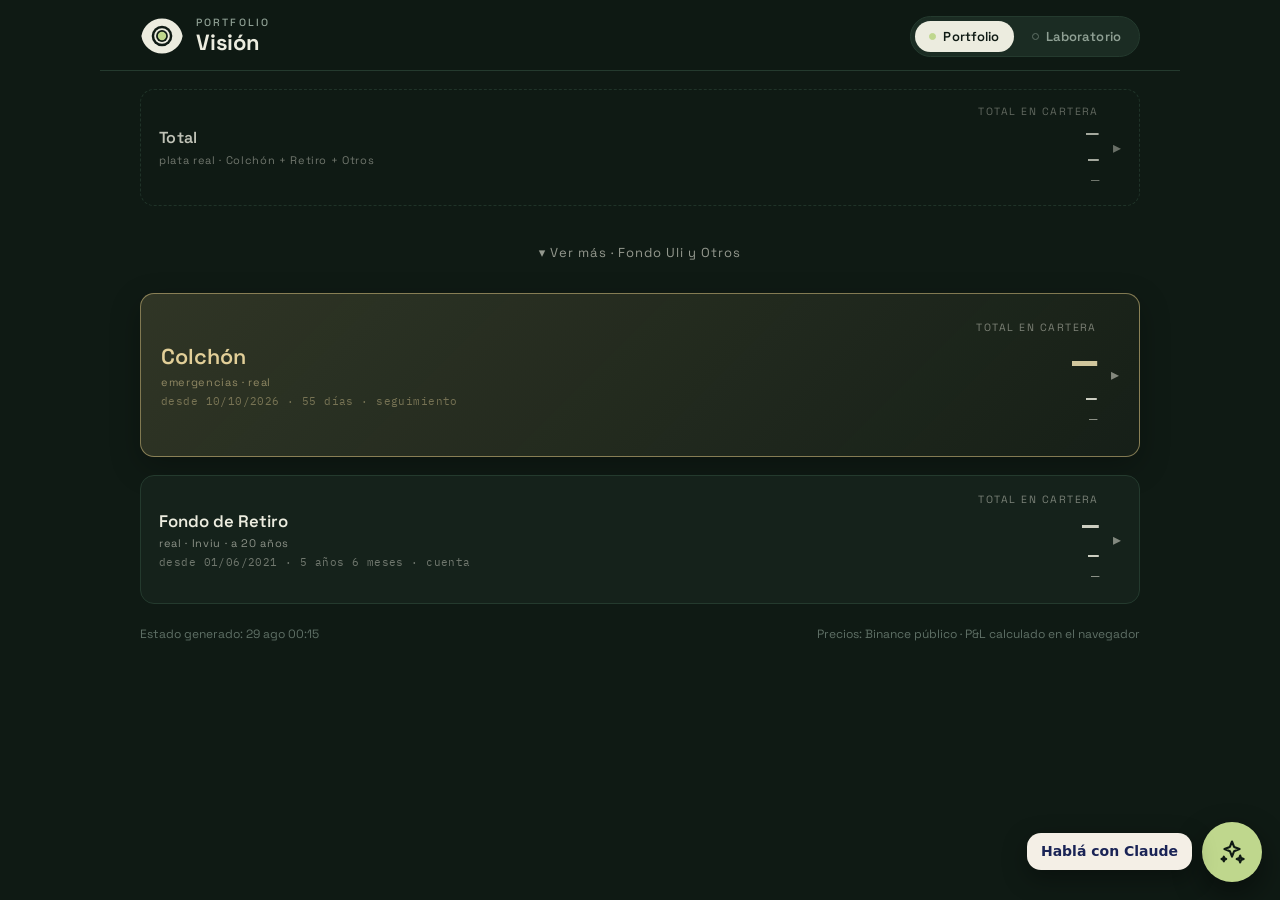
<file: docs/index.html>
<!DOCTYPE html>
<html lang="es">
<head>
<meta charset="UTF-8">
<meta name="viewport" content="width=device-width, initial-scale=1.0">
<meta name="robots" content="noindex, nofollow">
<title>Portfolio Visión</title>
<meta name="theme-color" content="#0F1A14">
<meta name="apple-mobile-web-app-capable" content="yes">
<meta name="apple-mobile-web-app-status-bar-style" content="black-translucent">
<meta name="apple-mobile-web-app-title" content="Visión">
<link rel="manifest" href="./manifest.json?v=3">
<link rel="icon" href="./favicon.ico?v=2" sizes="any">
<link rel="icon" type="image/png" sizes="32x32" href="./brand/favicon-32.png?v=3">
<link rel="icon" type="image/png" sizes="16x16" href="./brand/favicon-16.png?v=3">
<link rel="apple-touch-icon" sizes="180x180" href="./brand/apple-touch-icon.png?v=3">
<link rel="preconnect" href="https://fonts.googleapis.com">
<link rel="preconnect" href="https://fonts.gstatic.com" crossorigin>
<link href="https://fonts.googleapis.com/css2?family=Space+Grotesk:wght@400;500;700&family=IBM+Plex+Mono:wght@400;500;600&display=swap" rel="stylesheet">
<style>
  :root{
    /* Portfolio Visión — tokens (brand/tokens.css) */
    --soil:#0F1A14; --surface:#15221B; --surface-2:#1B2C23;
    --hair:#243A2E; --hair-soft:#1C2D24;
    --ink:#ECECDF; --muted:#8FA094; --faint:#5F7066;
    --jade:#BFD78D; --grain:#E8C36A; --clay:#D9967E; --sky:#7FB0C9;
    --r:14px;
  }
  *{box-sizing:border-box;margin:0;padding:0}
  html{-webkit-text-size-adjust:100%}
  body{
    background:var(--soil);
    color:var(--ink);
    font-family:"Space Grotesk",system-ui,sans-serif;
    line-height:1.45;
    padding:clamp(16px,4vw,40px);
    max-width:1080px;margin:0 auto;
    background-image:radial-gradient(120% 80% at 50% -10%, #16241c 0%, var(--soil) 55%);
    min-height:100vh;
  }
  .mono{font-family:"IBM Plex Mono",monospace;font-variant-numeric:tabular-nums}
  .eyebrow{font-size:11px;letter-spacing:.18em;text-transform:uppercase;color:var(--muted);font-weight:500}

  /* header */
  header{display:flex;flex-wrap:wrap;align-items:flex-end;justify-content:space-between;gap:18px;margin-bottom:28px}
  .brand h1{font-size:clamp(22px,3.6vw,30px);font-weight:700;letter-spacing:-.01em}
  .brand .sub{color:var(--muted);font-size:13px;margin-top:2px}
  .pulse{display:inline-flex;align-items:center;gap:7px;color:var(--muted);font-size:12px}
  .dot{width:8px;height:8px;border-radius:50%;background:var(--jade);box-shadow:0 0 0 0 rgba(191,215,141,.6);animation:beat 2.6s infinite}
  @keyframes beat{0%{box-shadow:0 0 0 0 rgba(191,215,141,.45)}70%{box-shadow:0 0 0 7px rgba(191,215,141,0)}100%{box-shadow:0 0 0 0 rgba(191,215,141,0)}}

  /* hero */
  .hero{background:linear-gradient(180deg,var(--surface) 0%, #121b16 100%);border:1px solid var(--hair);border-radius:var(--r);padding:clamp(18px,3vw,26px);margin-bottom:18px;display:flex;flex-wrap:wrap;gap:24px;align-items:center;justify-content:space-between}
  .hero .pnl-val{font-size:clamp(30px,6vw,46px);font-weight:600;letter-spacing:-.02em;line-height:1}
  .hero .pnl-sub{color:var(--muted);font-size:13px;margin-top:6px}
  .hero-stats{display:flex;gap:clamp(16px,4vw,38px);flex-wrap:wrap}
  .stat .k{font-size:11px;letter-spacing:.16em;text-transform:uppercase;color:var(--faint)}
  .stat .v{font-size:18px;margin-top:3px}

  /* grid */
  .cols{display:grid;grid-template-columns:1fr;gap:18px}
  @media(min-width:760px){.cols{grid-template-columns:1.6fr 1fr}}
  .card{background:var(--surface);border:1px solid var(--hair);border-radius:var(--r);overflow:hidden}
  .card > .head{display:flex;align-items:center;justify-content:space-between;padding:15px 18px;border-bottom:1px solid var(--hair-soft)}
  .card > .head .title{font-weight:500;font-size:15px}
  .card .body{padding:6px 18px 16px}

  /* positions */
  .pos{padding:14px 0;border-bottom:1px solid var(--hair-soft)}
  .pos:last-child{border-bottom:none}
  .pos.closed{opacity:.5}
  .pos-top{display:flex;align-items:baseline;justify-content:space-between;gap:10px}
  .sym{font-size:17px;font-weight:600}
  .sym .pair{color:var(--faint);font-weight:400;font-size:13px}
  .pos-pnl{text-align:right}
  .pos-pnl .pct{font-size:17px;font-weight:600}
  .pos-pnl .abs{font-size:12px;color:var(--muted)}
  .pos-meta{display:flex;flex-wrap:wrap;gap:14px 22px;margin-top:9px;font-size:12.5px;color:var(--muted)}
  .pos-meta b{color:var(--ink);font-weight:500}
  .up{color:var(--jade)} .down{color:var(--clay)} .flat{color:var(--muted)}

  /* stage track */
  .stage{display:inline-flex;align-items:center;gap:0;margin-top:10px}
  .seg{height:4px;width:34px;background:var(--hair);border-radius:2px;margin-right:4px}
  .seg.on{background:var(--jade)} .seg.stop{background:var(--clay)}
  .badge{display:inline-block;font-size:10.5px;letter-spacing:.08em;text-transform:uppercase;padding:2px 8px;border-radius:999px;border:1px solid var(--hair);color:var(--muted)}
  .badge.confirmed{color:var(--jade);border-color:rgba(191,215,141,.4)}
  .badge.moonbag{color:var(--grain);border-color:rgba(232,195,106,.4)}
  .badge.seed{color:var(--sky);border-color:rgba(127,176,201,.4)}
  .badge.closed{color:var(--clay);border-color:rgba(224,122,95,.4)}

  /* side rows */
  .row{display:flex;align-items:center;justify-content:space-between;padding:11px 0;border-bottom:1px solid var(--hair-soft);font-size:14px}
  .row:last-child{border-bottom:none}
  .row .lbl{color:var(--muted)}
  .chip{display:inline-block;background:var(--surface-2);border:1px solid var(--hair);border-radius:8px;padding:3px 9px;font-size:13px;margin:0 6px 6px 0}
  .chip .live{color:var(--faint);font-size:11px;margin-left:6px}

  footer{margin-top:22px;color:var(--faint);font-size:12px;display:flex;flex-wrap:wrap;justify-content:space-between;gap:10px}
  .note{background:var(--surface);border:1px solid var(--hair-soft);border-left:2px solid var(--grain);border-radius:8px;padding:10px 13px;color:var(--muted);font-size:12.5px;margin-top:14px}
  a{color:var(--sky);text-decoration:none}
  .err{color:var(--clay)}
  @media(prefers-reduced-motion:reduce){.dot{animation:none}}
</style>

<style>
  .badge.live{background:rgba(224,122,95,.14);color:var(--clay);border:1px solid rgba(224,122,95,.3);padding:2px 9px;border-radius:999px;font-size:11px;font-weight:600}
  .badge.dry{background:rgba(127,176,201,.14);color:var(--sky);border:1px solid rgba(127,176,201,.3);padding:2px 9px;border-radius:999px;font-size:11px;font-weight:600}
  .gan-sep{margin:40px 0 24px;border:0;border-top:1px solid var(--hair)}
  .gan-head{display:flex;flex-wrap:wrap;align-items:flex-end;justify-content:space-between;gap:14px;margin-bottom:20px}
  .gmetrics{display:grid;grid-template-columns:repeat(3,1fr);gap:12px}
  .gmetrics .m{background:var(--surface-2);border:1px solid var(--hair);border-radius:10px;padding:12px 14px}
  .gmetrics .m .k{font-size:11px;letter-spacing:.12em;text-transform:uppercase;color:var(--muted)}
  .gmetrics .m .v{font-size:20px;margin-top:4px}
</style>

</head>
<body>
  <header>
    <div class="brand">
      <h1>Radar — Fondo Abundancia</h1>
      <div class="sub">Especulación disciplinada · Binance Spot · sub-cuenta aislada</div>
    </div>
    <div class="pulse"><span class="dot"></span><span id="freshness">precios en vivo</span></div>
  </header>

  <section class="hero">
    <div>
      <div class="eyebrow">Balance (USD) · Semillas</div>
      <div class="pnl-val mono" id="semBal">—</div>
      <div class="pnl-sub" id="semSub">cargando estado…</div>
    </div>
    <div class="hero-stats">
      <div class="stat"><div class="k">Ganancia / pérdida general</div><div class="v mono" id="semGen" style="font-size:1.4em">—</div></div>
      <div class="stat"><div class="k">P&amp;L no realizado</div><div class="v mono" id="semUnreal">—</div></div>
      <div class="stat"><div class="k">P&amp;L realizado</div><div class="v mono" id="semReal">—</div></div>
      <div class="stat"><div class="k">Depósitos netos</div><div class="v mono" id="semDep">—</div></div>
    </div>
  </section>

  <div class="card" id="alertCard" style="margin-bottom:18px"><div class="head"><span class="title">Alertas</span><span class="eyebrow" id="alertCount"></span></div><div class="body" id="alertas"><div class="row"><span class="lbl">Cargando…</span></div></div></div>

<div class="cols">
    <div class="card">
      <div class="head"><span class="title">Posiciones</span><span class="eyebrow" id="posCount"></span></div>
      <div class="body" id="positions"><div class="row"><span class="lbl">Cargando…</span></div></div>
    </div>

    <div style="display:flex;flex-direction:column;gap:18px">
      <div class="card">
        <div class="head"><span class="title">Bot diario</span><span class="eyebrow">filtro determinístico</span></div>
        <div class="body">
          <div class="row"><span class="lbl">Última corrida</span><span class="mono" id="lastRun">—</span></div>
          <div class="row"><span class="lbl">Narrativa activa</span><span class="mono" id="narr">—</span></div>
          <div style="padding-top:11px"><div class="lbl" style="color:var(--muted);font-size:13px;margin-bottom:8px">Shortlist (vigilancia)</div><div id="shortlist"></div></div>
        </div>
      </div>
      <div class="card">
        <div class="head"><span class="title">Cerebro</span><span class="eyebrow">LLM mensual</span></div>
        <div class="body">
          <div class="row"><span class="lbl">Último análisis</span><span class="mono" id="brainLast">—</span></div>
          <div class="row"><span class="lbl">Próximo</span><span class="mono" id="brainNext">—</span></div>
        </div>
      </div>
    </div>
  </div>

  <div class="note" id="discipline">Vista de control, no de trading. El sistema revisa una vez al día; mirar precios al segundo no cambia ninguna decisión.</div>

  
<div class="card" style="margin-top:18px"><div class="head"><span class="title">Historial</span><span class="eyebrow" id="sHistCount"></span></div><div class="body" id="sHistory"><div class="row"><span class="lbl">Cargando&hellip;</span></div></div></div>

<hr class="gan-sep">
<div class="gan-head">
  <div class="brand">
    <h1>Radar - Ganesha</h1>
    <div class="sub">Momentum intradía · 15m · Binance Spot · sub-cuenta aislada</div>
  </div>
  <div style="display:flex;align-items:center;gap:14px">
    <span class="badge dry" id="gMode">—</span>
    <div class="pulse"><span class="dot"></span><span id="gFresh">precios en vivo</span></div>
  </div>
</div>

<section class="hero">
  <div>
    <div class="eyebrow">Balance (USD) · Ganesha</div>
    <div class="pnl-val mono" id="gBal">—</div>
    <div class="pnl-sub" id="gSub">cargando estado…</div>
  </div>
  <div class="hero-stats">
    <div class="stat"><div class="k">Ganancia / pérdida general</div><div class="v mono" id="gGen" style="font-size:1.4em">—</div></div>
    <div class="stat"><div class="k">P&amp;L no realizado</div><div class="v mono" id="gUnreal">—</div></div>
    <div class="stat"><div class="k">P&amp;L realizado</div><div class="v mono" id="gReal">—</div></div>
    <div class="stat"><div class="k">Depósitos netos</div><div class="v mono" id="gDep">—</div></div>
  </div>
</section>

<div class="cols">
  <div class="card">
    <div class="head"><span class="title">Posiciones abiertas</span><span class="eyebrow" id="gPosCount"></span></div>
    <div class="body" id="gPositions"><div class="row"><span class="lbl">Cargando…</span></div></div>
  </div>
  <div class="card">
    <div class="head"><span class="title">Desempeño</span><span class="eyebrow">acumulado</span></div>
    <div class="body">
      <div class="gmetrics">
        <div class="m"><div class="k">Trades</div><div class="v mono" id="gMTrades">—</div></div>
        <div class="m"><div class="k">Win rate</div><div class="v mono" id="gMWin">—</div></div>
        <div class="m"><div class="k">Profit factor</div><div class="v mono" id="gMPF">—</div></div>
      </div>
      <div class="row" style="margin-top:14px"><span class="lbl" id="gNote">—</span></div>
    </div>
  </div>
</div>


<div class="card" style="margin-top:18px"><div class="head"><span class="title">Historial</span><span class="eyebrow" id="gHistCount"></span></div><div class="body" id="gHistory"><div class="row"><span class="lbl">Cargando&hellip;</span></div></div></div>

<footer>
    <span id="dataStamp">—</span>
    <span>Precios: Binance público · P&amp;L calculado en el navegador</span>
  </footer>

<script>
const MONTHS=["ene","feb","mar","abr","may","jun","jul","ago","sep","oct","nov","dic"];
const fmtUSD=(n,d=2)=>(n<0?"-":"")+"$"+Math.abs(n).toLocaleString("en-US",{minimumFractionDigits:d,maximumFractionDigits:d});
const fmtPct=n=>(n>=0?"+":"")+n.toFixed(2)+"%";
const cls=n=>n>0.0001?"up":(n<-0.0001?"down":"flat");
const bSym=s=>s.replace("/","").toUpperCase();
let DATA=null, PRICES={}, lastFetch=0;

function stageFor(status){
  // semilla -> confirmada -> moonbag ; stop = clay
  if(status==="closed")  return {badge:"closed",  label:"stop",      segs:["stop","stop","stop"]};
  if(status==="moonbag") return {badge:"moonbag", label:"moonbag",   segs:["on","on","on"]};
  if(status==="confirmed")return{badge:"confirmed",label:"confirmada",segs:["on","on",""]};
  return {badge:"seed", label:"semilla", segs:["on","",""]};
}

async function loadData(){
  const r=await fetch("./dashboard_data.json?ts="+Date.now());
  if(!r.ok) throw new Error("dashboard_data.json "+r.status);
  DATA=await r.json();
}

async function loadPrices(){
  const syms=new Set();
  (DATA.positions||[]).forEach(p=>{if(p.qty>0)syms.add(bSym(p.symbol))});
  (DATA.shortlist||[]).forEach(s=>syms.add(bSym(s)));
  if(syms.size===0){lastFetch=Date.now();return;}
  const list=JSON.stringify([...syms]);
  const urls=[
    "https://data-api.binance.vision/api/v3/ticker/24hr?symbols="+encodeURIComponent(list),
    "https://api.binance.com/api/v3/ticker/24hr?symbols="+encodeURIComponent(list)
  ];
  let arr=null,err=null;
  for(const u of urls){try{const r=await fetch(u);if(r.ok){arr=await r.json();break;}}catch(e){err=e;}}
  if(!arr) throw err||new Error("sin precios");
  arr.forEach(t=>{PRICES[t.symbol]={price:parseFloat(t.lastPrice),chg:parseFloat(t.priceChangePercent)}});
  lastFetch=Date.now();
}

function render(){
  if(!DATA) return;
  // hero / positions
  const open=(DATA.positions||[]).filter(p=>p.qty>0);
  const closed=(DATA.positions||[]).filter(p=>!(p.qty>0));
  let cost=0,mkt=0,priced=true;
  open.forEach(p=>{const px=PRICES[bSym(p.symbol)];const c=p.qty*p.avg_cost;cost+=c;if(px){mkt+=p.qty*px.price}else{priced=false}});
  const pnl=mkt-cost, pnlPct=cost>0?(pnl/cost*100):0;

  const _semBal=(DATA.free_usdt||0)+mkt;
  document.getElementById("semBal").textContent = priced? fmtUSD(_semBal): "—";
  document.getElementById("semSub").textContent =
      `${open.length} abierta${open.length!==1?"s":""} · ${closed.length} cerrada${closed.length!==1?"s":""}`;
  document.getElementById("semUnreal").innerHTML = (priced&&open.length)
      ? `<span class="${cls(pnl)}">${fmtUSD(pnl)} <span style="font-size:.8em">(${fmtPct(pnlPct)})</span></span>` : "—";
  const _semReal=(DATA.recent_closed||[]).reduce((a,r)=>a+(+r.pnl_net||0),0);
  document.getElementById("semReal").innerHTML=`<span class="${cls(_semReal)}">${fmtUSD(_semReal)}</span>`;
  const dlS=DATA.deposits_ledger;
  if(dlS&&dlS.seeded&&dlS.semillas&&dlS.semillas.neto_usdt>0&&priced){
    const dpS=dlS.semillas.neto_usdt, gS=_semBal-dpS;
    document.getElementById("semGen").innerHTML=`<span class="${cls(gS)}">${fmtUSD(gS)} <span style="font-size:.8em">(${fmtPct(gS/dpS*100)})</span></span>`;
    document.getElementById("semDep").textContent=fmtUSD(dpS,0);
  }

  document.getElementById("posCount").textContent = open.length+" abiertas";
  const pc=document.getElementById("positions"); pc.innerHTML="";
  const ordered=[...open];
  if(ordered.length===0) pc.innerHTML='<div class="row"><span class="lbl">Sin posiciones.</span></div>';
  ordered.forEach(p=>{
    const px=PRICES[bSym(p.symbol)];
    const isOpen=p.qty>0;
    const upnl=(isOpen&&px)?(px.price-p.avg_cost)*p.qty:0;
    const upct=(isOpen&&px)?((px.price/p.avg_cost-1)*100):0;
    const st=stageFor(p.status);
    const [base,quote]=p.symbol.split("/");
    const el=document.createElement("div");
    el.className="pos"+(isOpen?"":" closed");
    el.innerHTML=`
      <div class="pos-top">
        <div><span class="sym">${base}</span> <span class="pair">/${quote||"USDT"}</span>
             <span class="badge ${st.badge}" style="margin-left:8px">${st.label}</span></div>
        <div class="pos-pnl">${isOpen?(px?`<div class="pct ${cls(upnl)}">${fmtPct(upct)}</div><div class="abs">${fmtUSD(upnl)}</div>`:`<div class="pct flat">—</div>`):`<div class="pct flat">cerrada</div>`}</div>
      </div>
      <div class="pos-meta">
        ${isOpen?`<span>Precio <b class="mono">${px?fmtUSD(px.price,px.price<1?4:2):"—"}</b></span>
        <span>Costo prom <b class="mono">${fmtUSD(p.avg_cost,p.avg_cost<1?4:2)}</b></span>
        <span>Invertido <b class="mono">${fmtUSD(p.qty*p.avg_cost)}</b></span>
        <span>Cant <b class="mono">${p.qty}</b></span>
        <span>Valor <b class="mono">${px?fmtUSD(p.qty*px.price):"—"}</b></span>`
        :`<span>Costo prom <b class="mono">${fmtUSD(p.avg_cost,p.avg_cost<1?4:2)}</b></span>`}
        <span>DCA <b class="mono">${p.dca_adds||0}</b></span>
        <span>TP <b class="mono">${(p.tp_hit&&p.tp_hit.length)?p.tp_hit.join(","):"—"}</b></span>
        ${px&&isOpen?`<span>24h <b class="mono ${cls(px.chg)}">${fmtPct(px.chg)}</b></span>`:""}
      </div>
      <div class="stage">${st.segs.map(s=>`<span class="seg ${s}"></span>`).join("")}</div>`;
    pc.appendChild(el);
  });

  
// alertas
const AL=(DATA.alertas||[]);const acEl=document.getElementById("alertas");const acC=document.getElementById("alertCount");
if(acEl){acEl.innerHTML="";if(acC)acC.textContent=AL.length?AL.length+" activa"+(AL.length>1?"s":""):"";
if(!AL.length)acEl.innerHTML='<div class="row"><span class="lbl">Sin alertas. Todo en orden.</span></div>';
AL.forEach(function(a){var colors={rojo:"var(--clay)",amarillo:"var(--grain)",info:"var(--sky)"};var el=document.createElement("div");el.className="row";el.innerHTML='<span style="color:'+(colors[a.nivel]||"var(--muted)")+';font-size:13.5px">'+(a.nivel==="rojo"?"\u26a0 ":"")+a.texto+"</span>";acEl.appendChild(el);});}
// bot diario
  document.getElementById("lastRun").textContent = DATA.generated_at? stampShort(DATA.generated_at):"—";
  document.getElementById("narr").textContent = DATA.narrativa_active? DATA.narrativa_active : "ninguna";
  const sl=document.getElementById("shortlist"); sl.innerHTML="";
  if(!DATA.shortlist||!DATA.shortlist.length){ sl.innerHTML='<span class="lbl" style="font-size:13px">vacía</span>'; }
  (DATA.shortlist||[]).forEach(s=>{
    const px=PRICES[bSym(s)];
    const c=document.createElement("span");c.className="chip";
    c.innerHTML=`${s.split("/")[0]} ${px?`<span class="live mono ${cls(px.chg)}">${fmtPct(px.chg)}</span>`:""}`;
    sl.appendChild(c);
  });

  // cerebro
  document.getElementById("brainLast").textContent = DATA.last_brain_run? dateShort(DATA.last_brain_run):"—";
  document.getElementById("brainNext").textContent = nextBrain(DATA.last_brain_run);

  // stamps
  document.getElementById("dataStamp").textContent = "Estado generado: "+(DATA.generated_at?stampShort(DATA.generated_at):"—");
  tickFreshness();
}

function dateShort(d){const t=new Date(d+"T00:00:00");return isNaN(t)?d:`${t.getDate()} ${MONTHS[t.getMonth()]} ${t.getFullYear()}`}
function stampShort(iso){const t=new Date(iso);if(isNaN(t))return iso;return `${t.getDate()} ${MONTHS[t.getMonth()]} ${String(t.getHours()).padStart(2,"0")}:${String(t.getMinutes()).padStart(2,"0")}`}
function nextBrain(last){let base=last?new Date(last+"T00:00:00"):new Date();const n=new Date(base.getFullYear(),base.getMonth()+1,1);return `1 ${MONTHS[n.getMonth()]} ${n.getFullYear()}`}
function tickFreshness(){
  const el=document.getElementById("freshness");
  if(!lastFetch){el.textContent="esperando precios…";return;}
  const s=Math.round((Date.now()-lastFetch)/1000);
  el.textContent = s<5?"precios en vivo":`precios · hace ${s<60?s+"s":Math.round(s/60)+"m"}`;
}

async function cyclePrices(){ try{await loadPrices();render();}catch(e){document.getElementById("freshness").innerHTML='<span class="err">precios no disponibles</span>';} }

(async function init(){
  try{ await loadData(); }
  catch(e){
    document.getElementById("semSub").innerHTML='<span class="err">No se pudo leer dashboard_data.json — ¿ya corrió el deploy?</span>';
    return;
  }
  render();
  await cyclePrices();
  setInterval(cyclePrices,60000);
  setInterval(tickFreshness,1000);
})();
</script>

<script>
(function(){
  const MONTHS=["ene","feb","mar","abr","may","jun","jul","ago","sep","oct","nov","dic"];
  const fU=(n,d=2)=>n==null?"—":(n<0?"-":"")+"$"+Math.abs(n).toLocaleString("en-US",{minimumFractionDigits:d,maximumFractionDigits:d});
  const fP=n=>(n>=0?"+":"")+n.toFixed(2)+"%";
  const cl=n=>n>0.0001?"up":(n<-0.0001?"down":"flat");
  const bS=s=>s.replace("/","").toUpperCase();
  let D=null,DEP=null,PX={},lf=0;
  const $=id=>document.getElementById(id);
  async function load(){const r=await fetch("./ganesha_data.json?ts="+Date.now());if(!r.ok)throw 0;D=await r.json();
    try{const r2=await fetch("./dashboard_data.json?ts="+Date.now());if(r2.ok){DEP=(await r2.json()).deposits_ledger;}}catch(e){}}
  async function prices(){
    const ss=new Set();(D.open_positions||[]).forEach(p=>{if(p.qty>0)ss.add(bS(p.symbol))});
    if(!ss.size){lf=Date.now();return;}
    const L=JSON.stringify([...ss]);
    for(const u of ["https://data-api.binance.vision/api/v3/ticker/24hr?symbols=","https://api.binance.com/api/v3/ticker/24hr?symbols="]){
      try{const r=await fetch(u+encodeURIComponent(L));if(r.ok){(await r.json()).forEach(t=>PX[t.symbol]={price:+t.lastPrice,chg:+t.priceChangePercent});lf=Date.now();return;}}catch(e){}}
    throw 0;
  }
  function stamp(ms){const t=new Date(ms);return isNaN(t)?"—":`${t.getDate()} ${MONTHS[t.getMonth()]} ${String(t.getHours()).padStart(2,"0")}:${String(t.getMinutes()).padStart(2,"0")}`;}
  function fresh(){const e=$("gFresh");if(!e)return;if(!lf){e.textContent="esperando precios…";return;}const s=Math.round((Date.now()-lf)/1000);e.textContent=s<5?"precios en vivo":`precios · hace ${s<60?s+"s":Math.round(s/60)+"m"}`;}
  function render(){
    if(!D)return;const live=D.dry_run===false;
    const mb=$("gMode");mb.textContent=live?"EN VIVO":"DRY-RUN";mb.className="badge "+(live?"live":"dry");
    let _inv=0,_mk=0,_pcd=true;
    (D.open_positions||[]).forEach(p=>{const t=PX[bS(p.symbol)];_inv+=p.qty*p.entry;if(t)_mk+=p.qty*t.price;else _pcd=false;});
    const _bal=_pcd?((D.equity_now||0)-_inv+_mk):(D.equity_now||0);
    $("gBal").textContent=fU(_bal);
    const pt=D.pnl_today||0,pr=D.realized_pnl||0;
    $("gSub").textContent=`${(D.open_positions||[]).length} abierta(s) · hoy ${fU(pt)} · ${D.trades_today??0} trade(s)`;
    const _un=_pcd?(_mk-_inv):null;
    $("gUnreal").innerHTML=_un==null?"—":`<span class="${cl(_un)}">${fU(_un)} <span style="font-size:.8em">(${fP(_inv>0?_un/_inv*100:0)})</span></span>`;
    $("gReal").innerHTML=`<span class="${cl(pr)}">${fU(pr)}</span>`;
    if(DEP&&DEP.seeded&&DEP.ganesha&&DEP.ganesha.neto_usdt>0&&_pcd){
      const _dp=DEP.ganesha.neto_usdt,_g=_bal-_dp;
      $("gGen").innerHTML=`<span class="${cl(_g)}">${fU(_g)} <span style="font-size:.8em">(${fP(_g/_dp*100)})</span></span>`;
      $("gDep").textContent=fU(_dp,0);
    }
    $("gMTrades").textContent=D.trades_total??0;
    $("gMWin").textContent=(D.win_rate??0)+"%";
    $("gMPF").textContent=D.trades_total?(D.profit_factor??0):"—";
    $("gNote").textContent=live?"EN VIVO · opera con plata real. Stops, TP parcial y circuit breakers activos.":"DRY-RUN · escanea y simula sin tocar plata.";
    const op=(D.open_positions||[]);$("gPosCount").textContent=op.length+" abierta(s)";
    const pc=$("gPositions");pc.innerHTML="";
    if(!op.length)pc.innerHTML='<div class="row"><span class="lbl">Sin posiciones abiertas. Escaneando setups…</span></div>';
    op.forEach(p=>{
      const px=PX[bS(p.symbol)];const up=px?(px.price-p.entry)*p.qty:0;const uc=px?((px.price/p.entry-1)*100):0;
      const[b,q]=p.symbol.split("/");const sp=px?((p.stop/px.price-1)*100):null;
      const el=document.createElement("div");el.className="pos";
      el.innerHTML=`<div class="pos-top"><div><span class="sym">${b}</span> <span class="pair">/${q||"USDT"}</span>${p.tp1_done?' <span class="badge moonbag" style="margin-left:6px">TP1 ✓</span>':''}</div><div class="pos-pnl">${px?`<div class="pct ${cl(up)}">${fP(uc)}</div><div class="abs">${fU(up)}</div>`:'<div class="pct flat">—</div>'}</div></div><div class="pos-meta"><span>Precio <b class="mono">${px?fU(px.price,px.price<1?4:2):"—"}</b></span><span>Entrada <b class="mono">${fU(p.entry,p.entry<1?4:2)}</b></span><span>Invertido <b class="mono">${fU(p.qty*p.entry)}</b></span><span>Cant <b class="mono">${p.qty}</b></span><span>Stop <b class="mono">${fU(p.stop,p.stop<1?4:2)}</b>${sp!=null?` <span class="${cl(sp)}">(${fP(sp)})</span>`:""}</span>${px?`<span>24h <b class="mono ${cl(px.chg)}">${fP(px.chg)}</b></span>`:""}</div>`;
      pc.appendChild(el);
    });
    fresh();
  }
  async function cyc(){try{await prices();render();}catch(e){const f=$("gFresh");if(f)f.innerHTML='<span class="err">precios n/d</span>';}}
  (async function(){try{await load();}catch(e){const s=$("gSub");if(s)s.innerHTML='<span class="err">ganesha_data.json aún no disponible</span>';return;}render();await cyc();setInterval(async()=>{try{await load();}catch(e){}cyc();},60000);setInterval(fresh,1000);})();
})();
</script>

<script>
(function(){
  var MO=["ene","feb","mar","abr","may","jun","jul","ago","sep","oct","nov","dic"];
  function fU(n,d){d=(d==null?2:d);return (n<0?"-":"")+"$"+Math.abs(n).toLocaleString("en-US",{minimumFractionDigits:d,maximumFractionDigits:d});}
  function dt(ts){var t=new Date(ts*1000);return isNaN(t.getTime())?"":t.getDate()+" "+MO[t.getMonth()]+" "+String(t.getHours()).padStart(2,"0")+":"+String(t.getMinutes()).padStart(2,"0");}
  function cl(n){return n>0.0001?"up":(n<-0.0001?"down":"flat");}
  var LBL={SEED:"plantada",STOP:"stop",TAKE_PROFIT:"TP",MANUAL:"cierre manual",FREEZE:"freeze",GARDEN_LIQ:"liquidada",GARDEN_DCA:"DCA",REVIVE:"revival",tp:"TP",stop:"stop",manual:"cierre manual"};
  var BUY={SEED:1,GARDEN_DCA:1,REVIVE:1};
  function rowHTML(r){
    var act=String(r.action||"");var lb=LBL[act]||act.toLowerCase();
    var isBuy=BUY[act]===1;var right,mid="";
    if(isBuy){right='<span class="mono" style="color:var(--muted)">'+fU((r.qty_total||0)*(r.entry||0))+'</span>';}
    else{var p=(r.pnl_net==null?0:+r.pnl_net);right='<span class="mono '+cl(p)+'">'+(p>0?"+":"")+fU(p)+'</span>';
      if(r.entry&&r.exit){mid=' <span style="color:var(--faint);font-size:12px">'+fU(+r.entry,+r.entry<1?4:2)+' &rarr; '+fU(+r.exit,+r.exit<1?4:2)+'</span>';}}
    return '<div class="row"><span class="lbl"><b style="color:var(--ink)">'+String(r.symbol||"").split("/")[0]+'</b> &middot; '+lb+mid+' <span style="color:var(--faint);font-size:11.5px">'+dt(+r.closed_ts||0)+'</span></span>'+right+'</div>';
  }
  function paint(bodyId,cntId,rows){
    var el=document.getElementById(bodyId),cn=document.getElementById(cntId);
    if(!el)return;var exp=false;
    rows=(rows||[]).slice().sort(function(a,b){return (+b.closed_ts||0)-(+a.closed_ts||0);});
    if(cn)cn.textContent=rows.length?rows.length+" operaciones":"";
    function draw(){
      var lst=exp?rows:rows.slice(0,4);
      el.innerHTML=lst.length?lst.map(rowHTML).join(""):'<div class="row"><span class="lbl">Sin operaciones todav&iacute;a.</span></div>';
      if(rows.length>4){
        var a=document.createElement("div");a.className="row";
        a.innerHTML='<a href="#" style="font-size:13px">'+(exp?"Ver menos":"Ver las "+rows.length+" operaciones")+'</a>';
        a.firstChild.onclick=function(e){e.preventDefault();exp=!exp;draw();};
        el.appendChild(a);
      }
    }
    draw();
  }
  fetch("./dashboard_data.json?ts="+Date.now()).then(function(r){return r.json();}).then(function(d){paint("sHistory","sHistCount",d.recent_closed);}).catch(function(){});
  fetch("./ganesha_data.json?ts="+Date.now()).then(function(r){return r.json();}).then(function(d){paint("gHistory","gHistCount",d.recent_closed);}).catch(function(){});
})();
</script>
<script src="./ganesha_extra.js?v=9oct"></script>
<script src="./sistema_extra.js?v=10oct3"></script>
<script src="./pescador_extra.js"></script>
<script src="./pescador_card.js?v=1oct"></script>
<script src="./pescador_analitica.js?v=1oct"></script>
<script src="./lab_card.js?v=4"></script>
<script src="./lab_retiro_card.js?v=1"></script>
<script src="./retiro_card.js?v=4"></script>
<script src="./colchon_card.js?v=3"></script>
<script src="./binance_card.js?v=1"></script>
<script src="./curvas.js?v=1"></script>
<script src="./vision_ui.js?v=3"></script>
<script src="./uli_card.js?v=1"></script>
<script src="./desplegables.js?v=19"></script>
<script src="./orden_portfolio.js?v=2"></script>
<script src="./chat_radar.js?v=3"></script>
<script src="./refresco.js?v=1"></script>
</body>
</html>
</file>
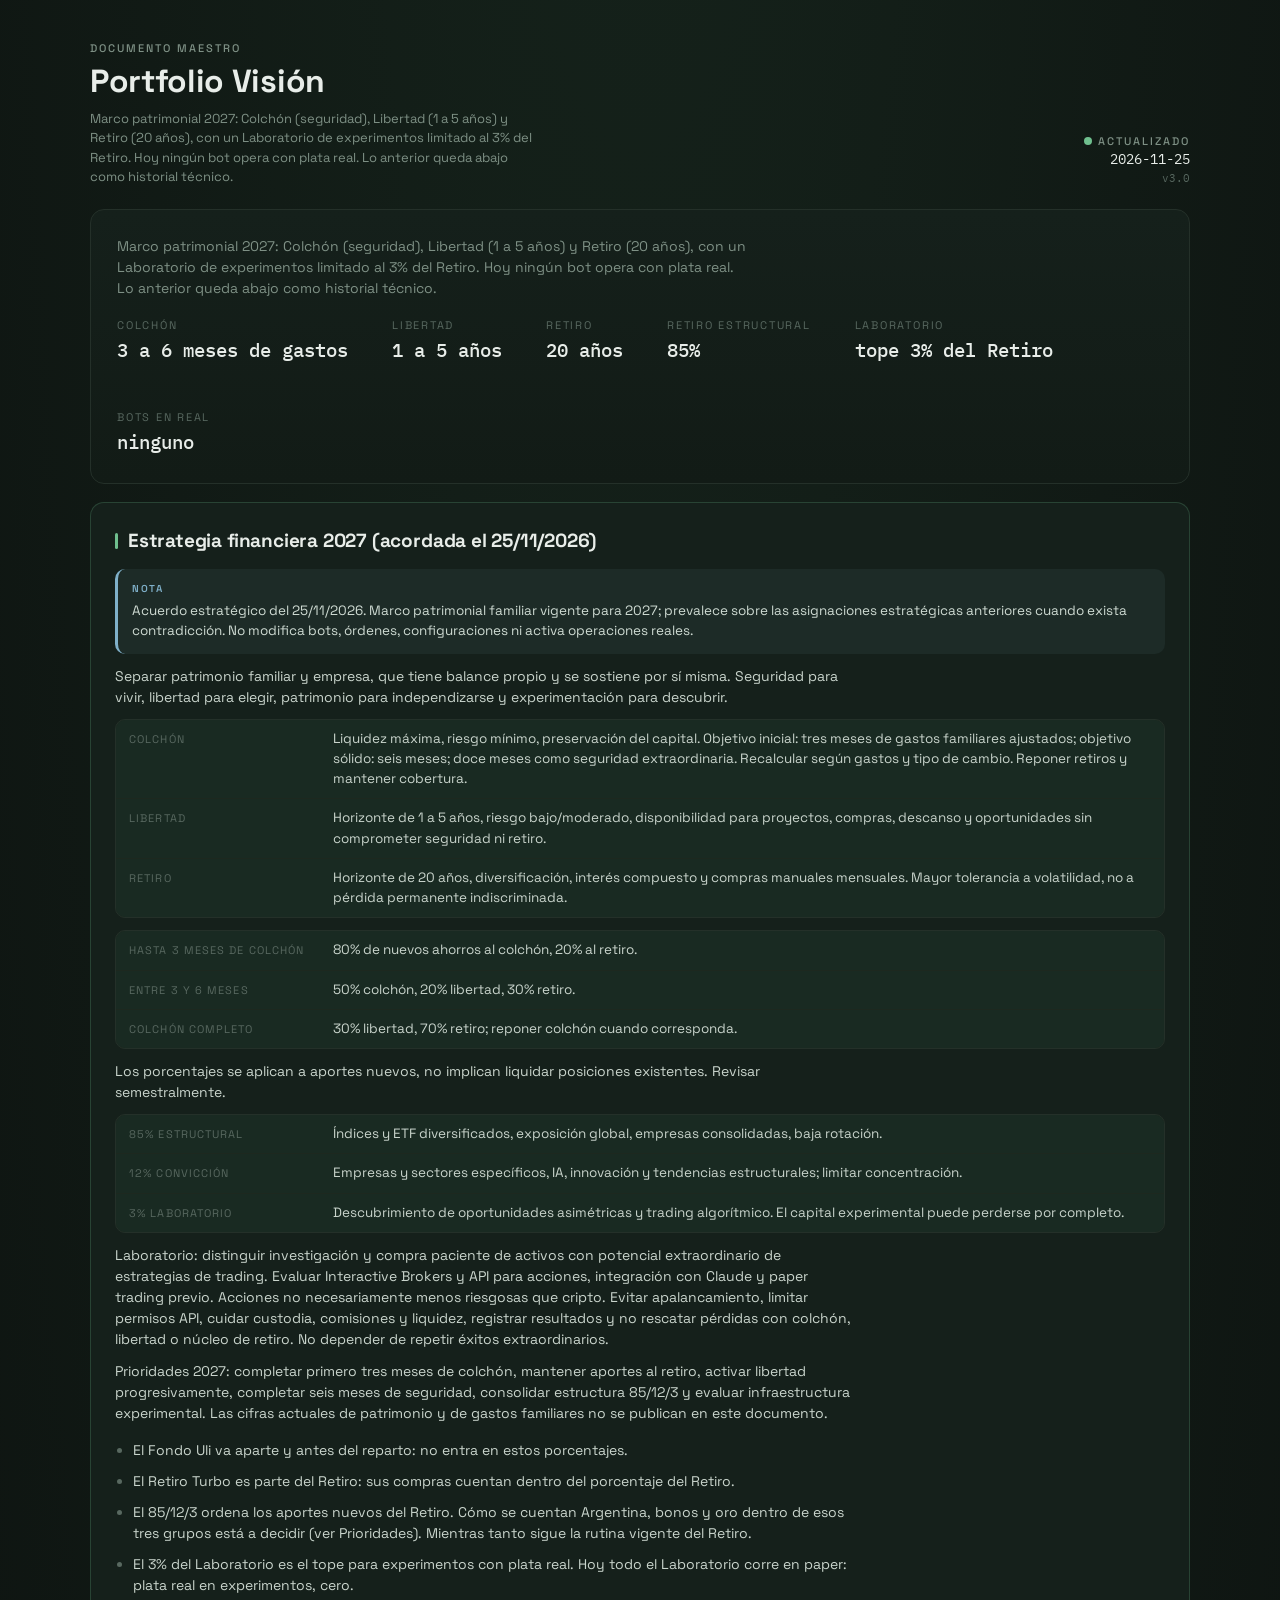
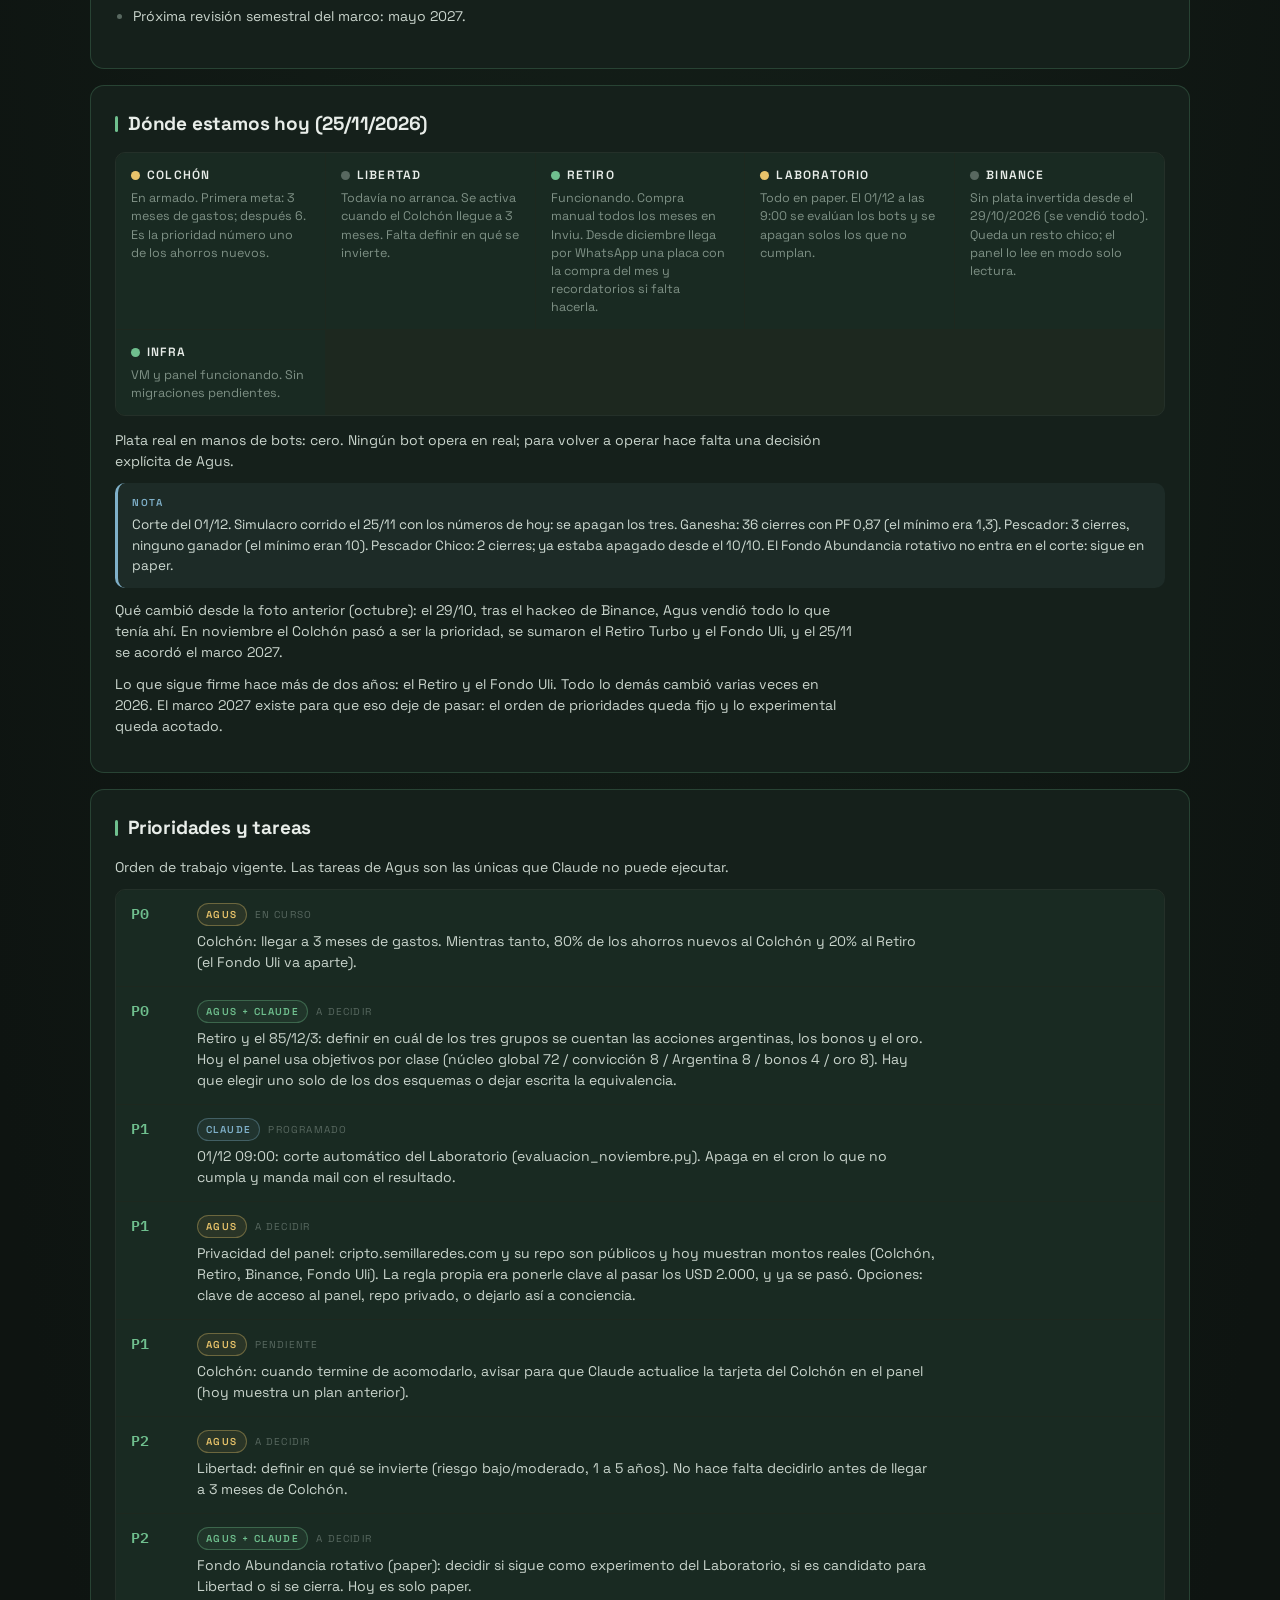
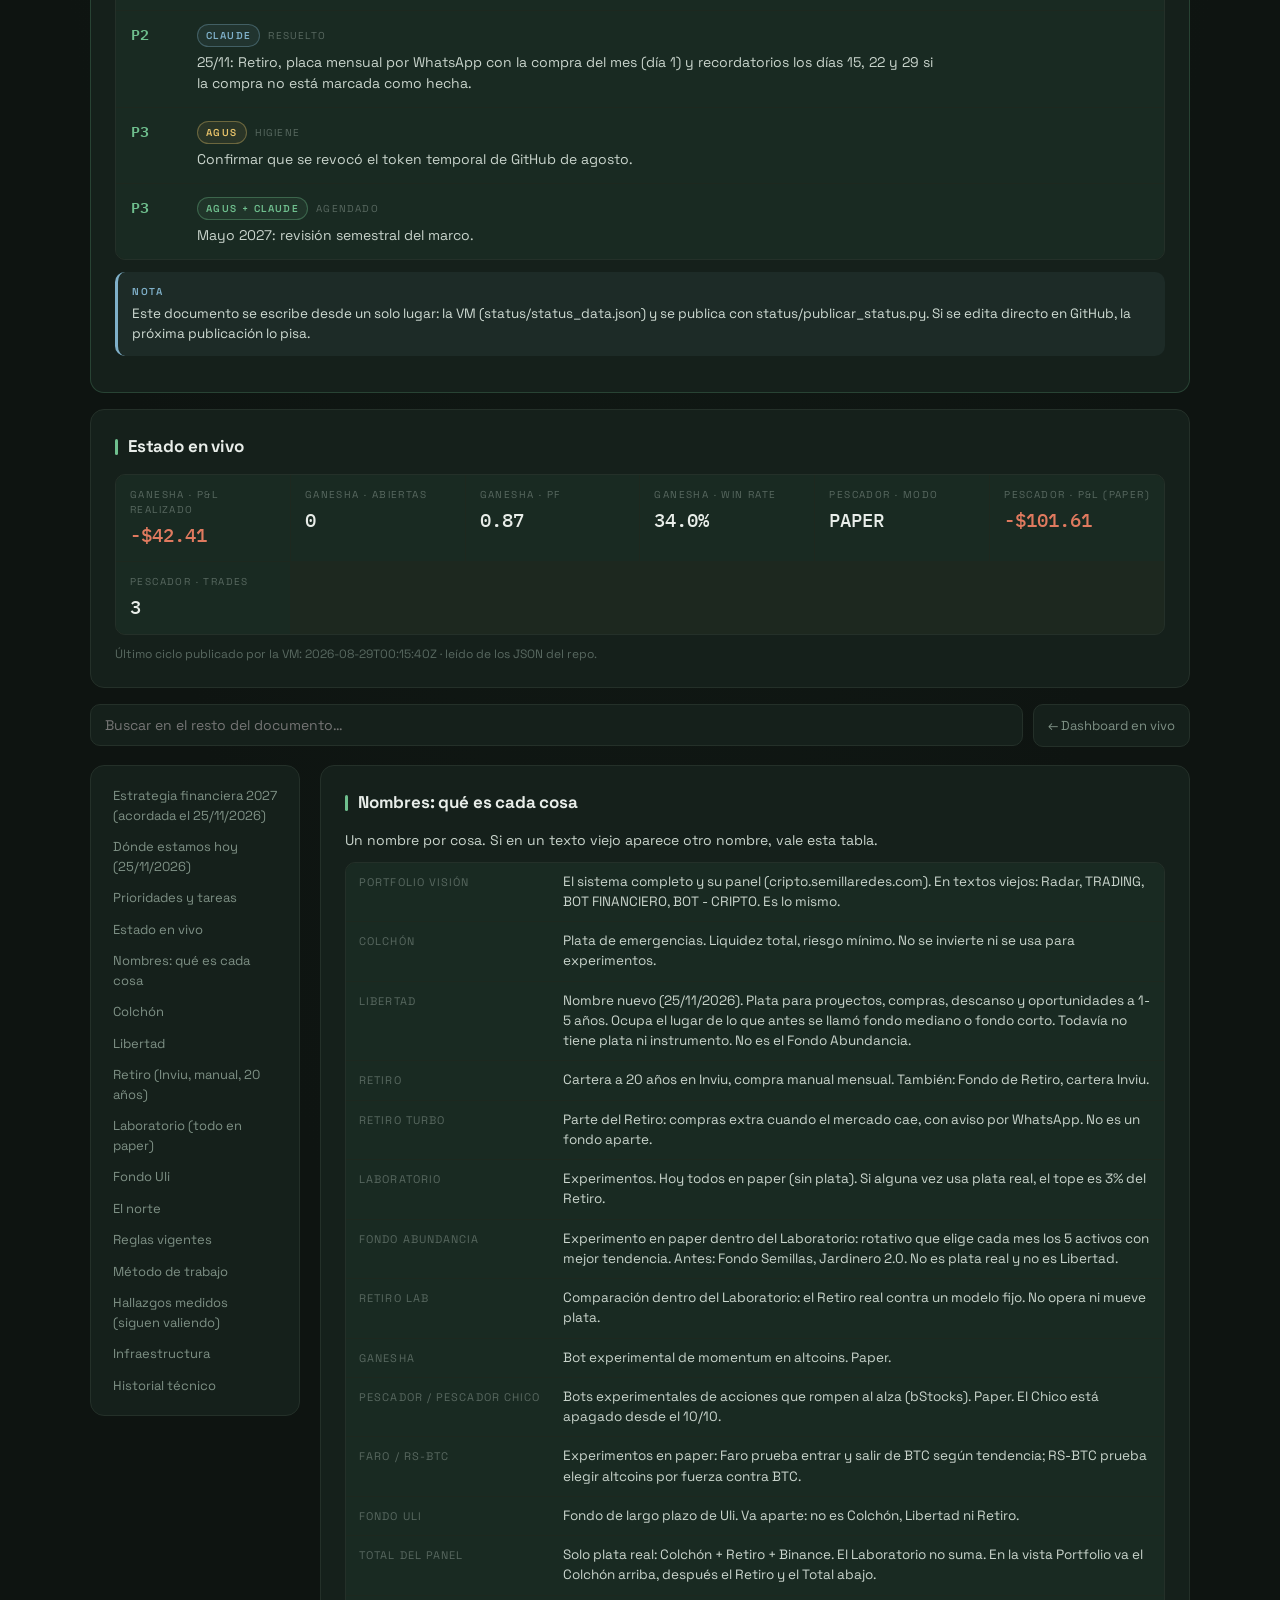
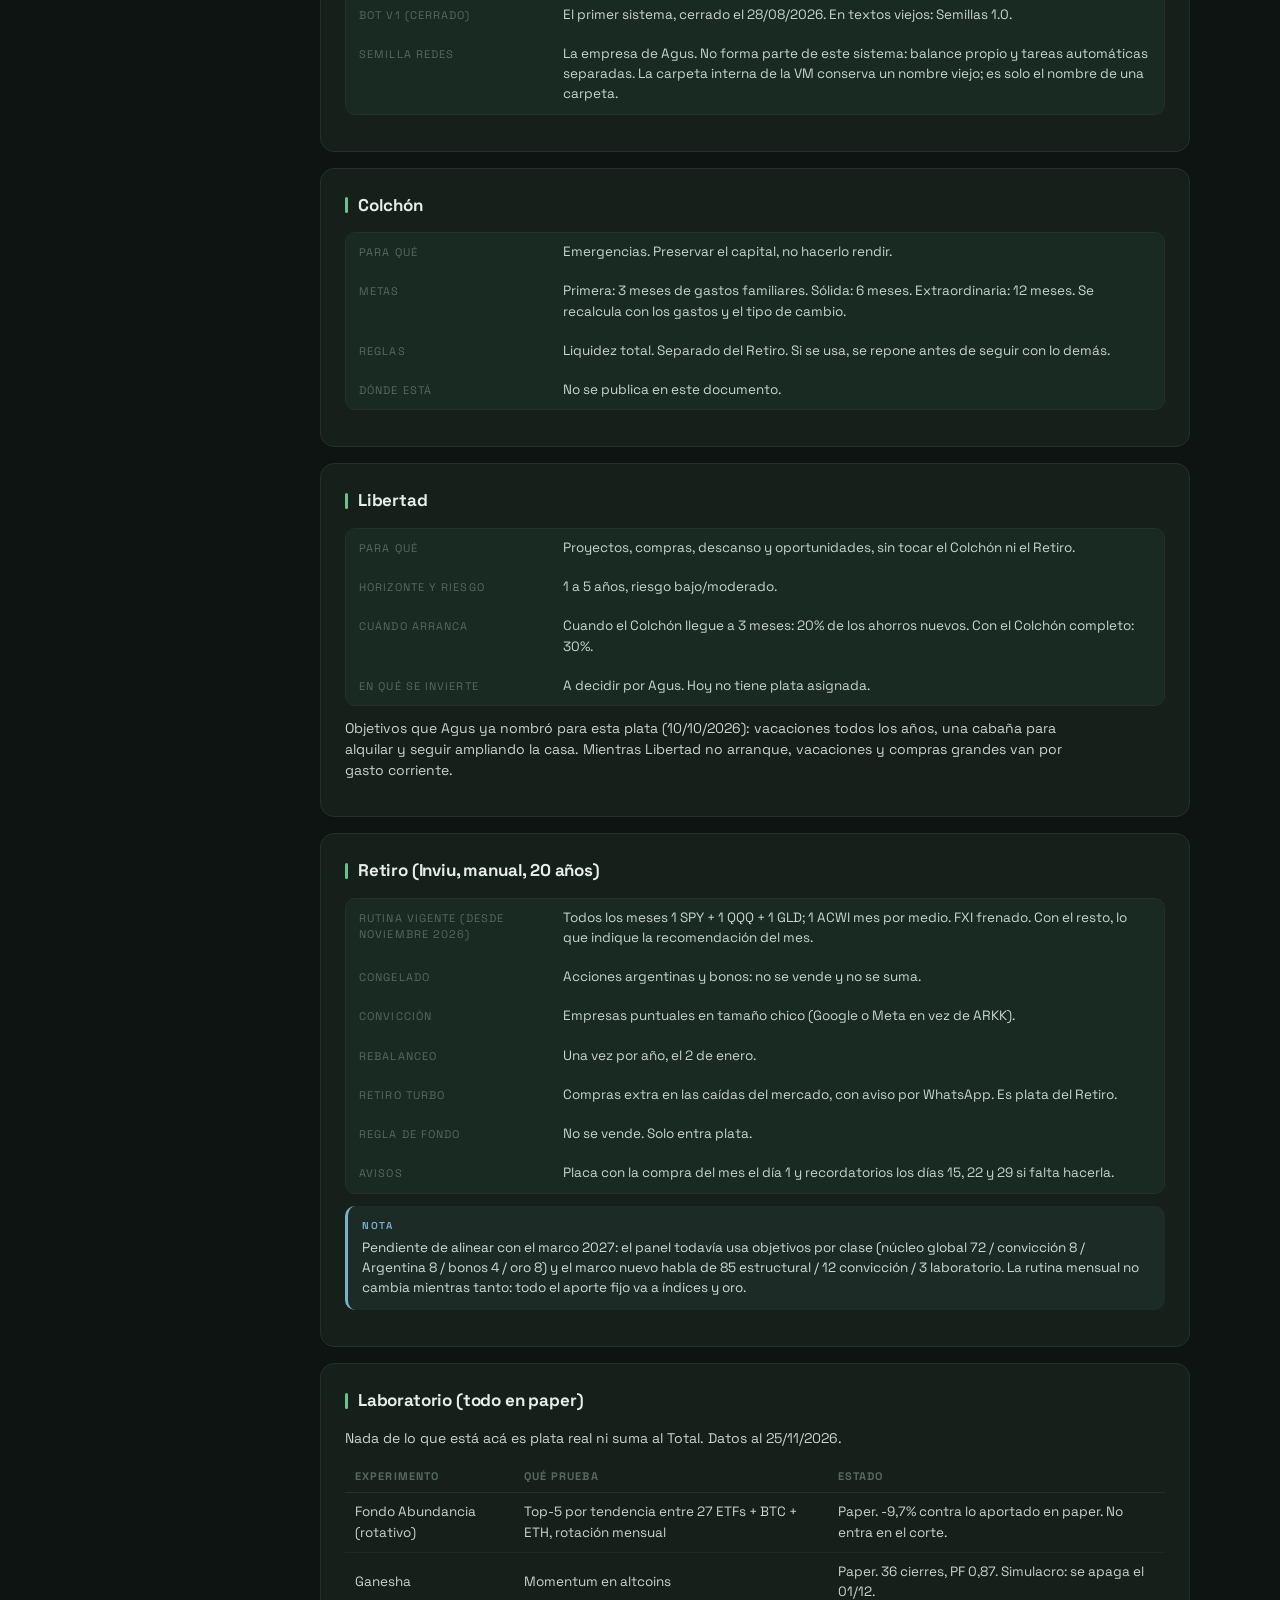
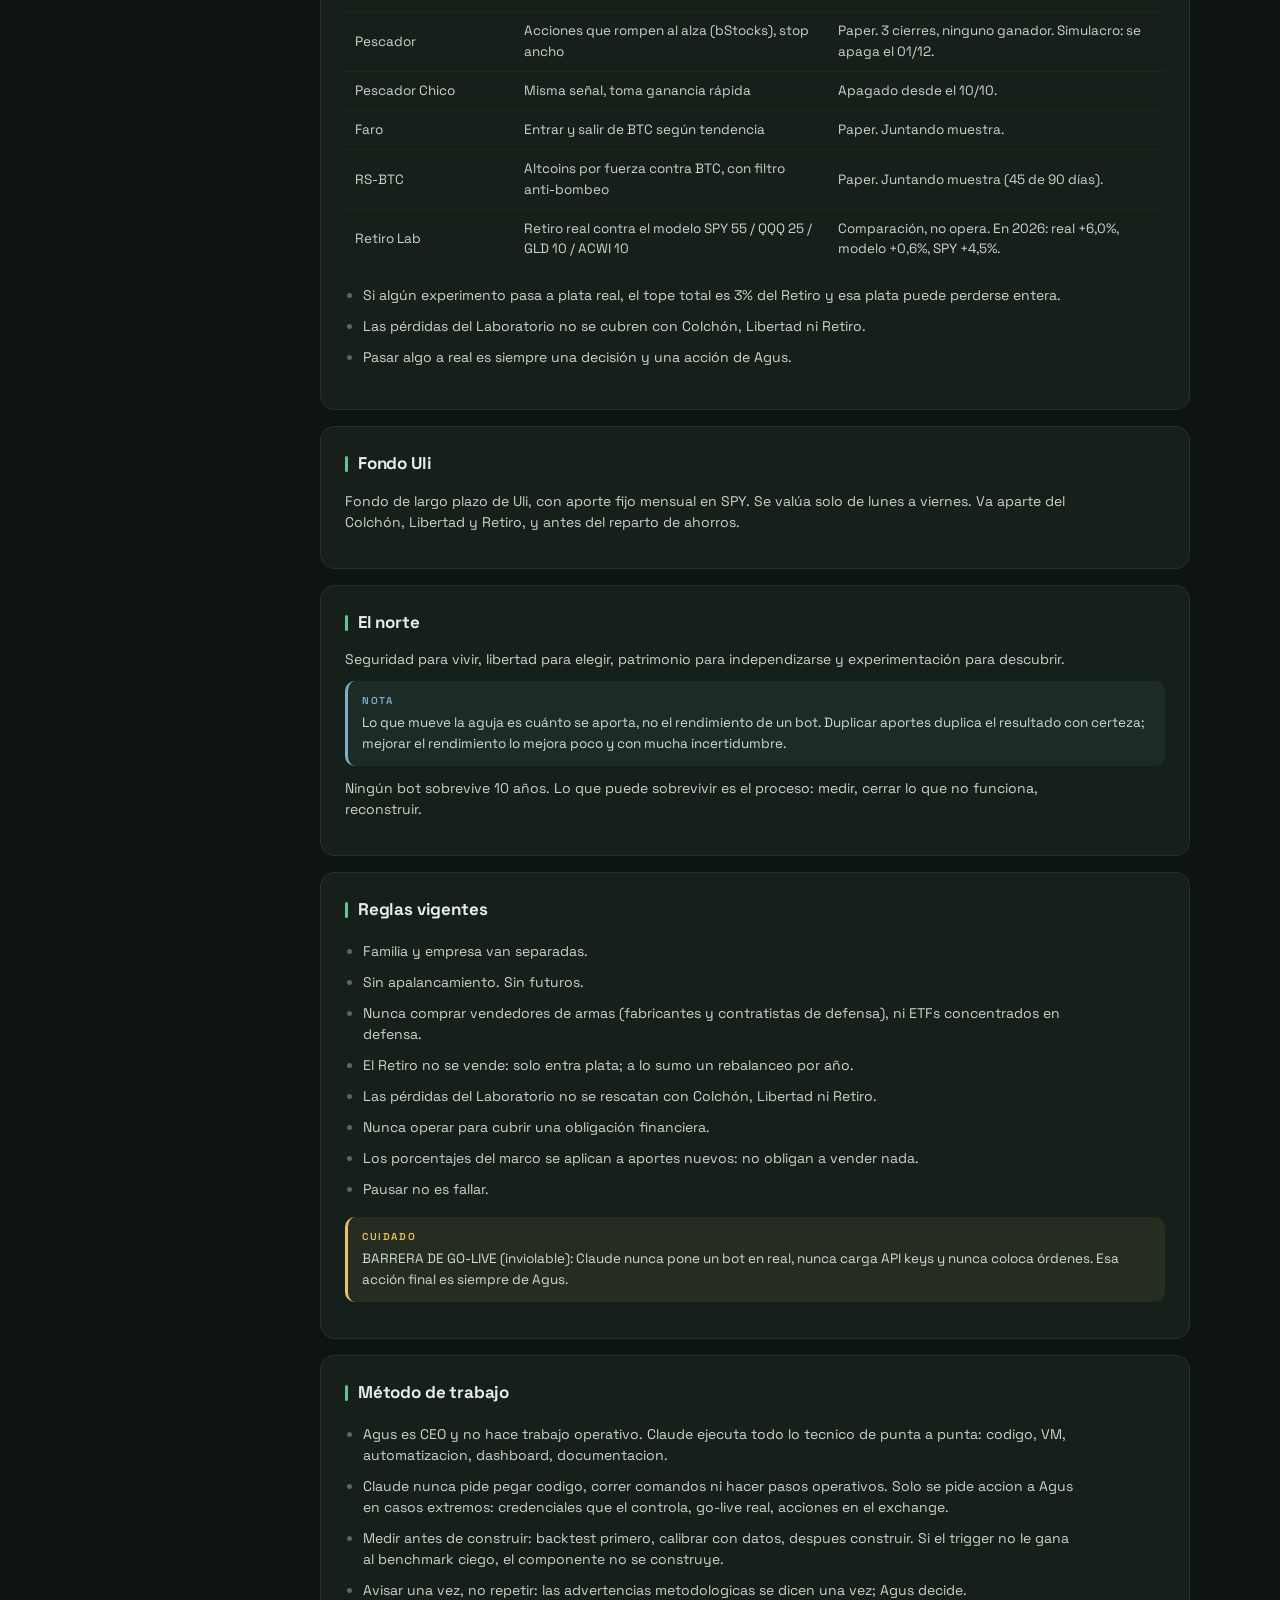
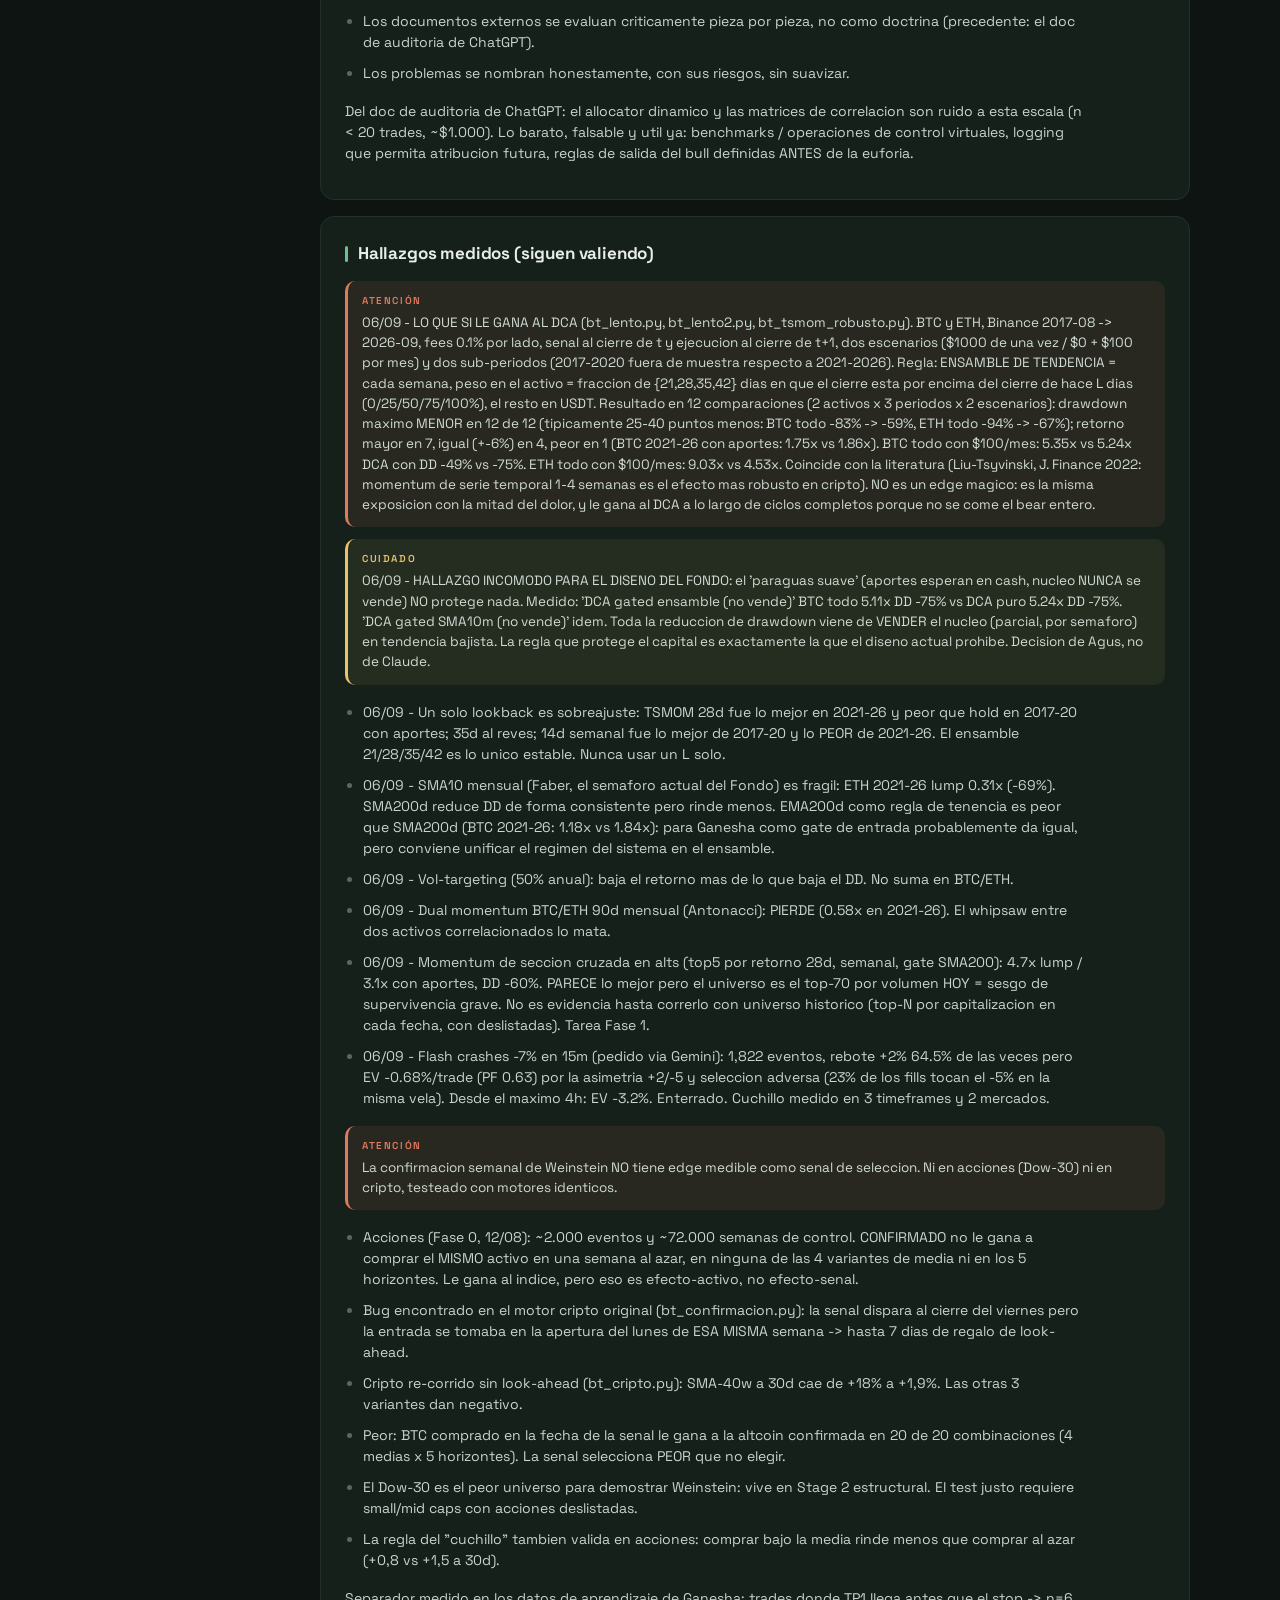
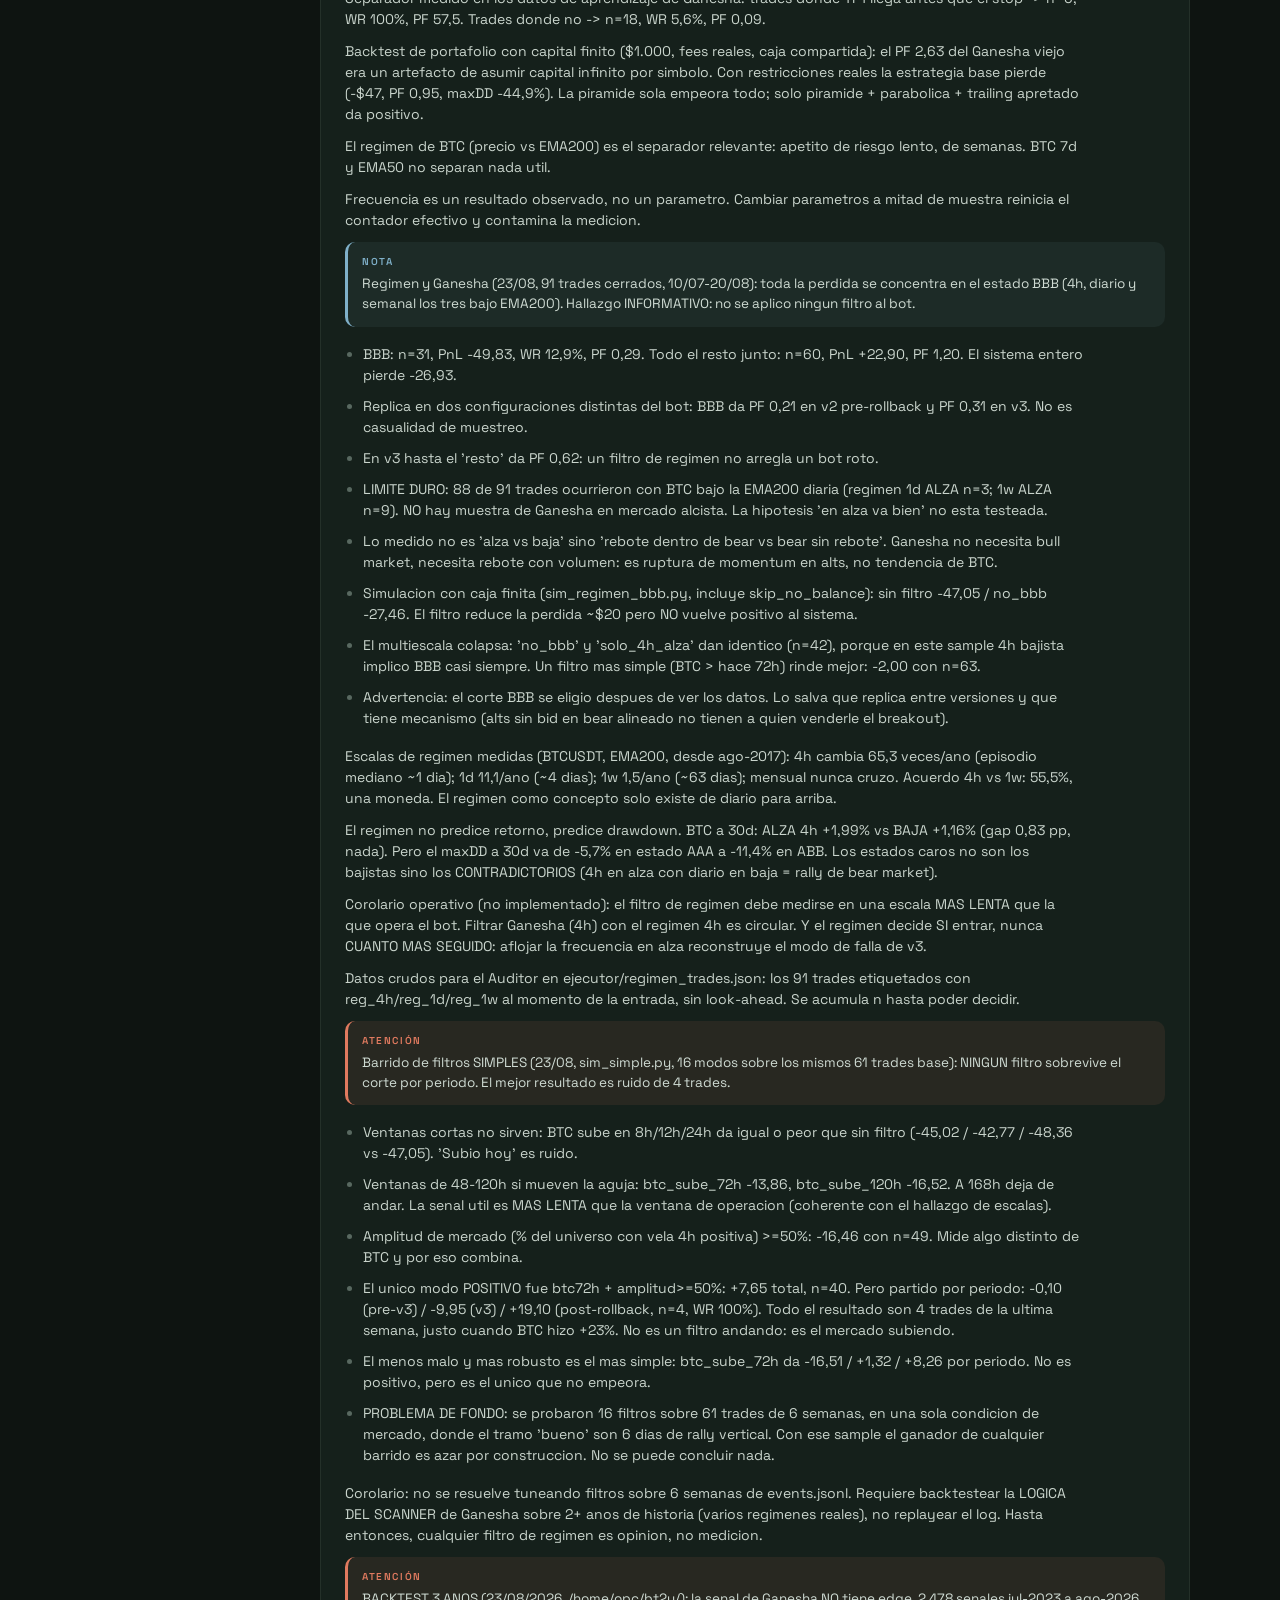
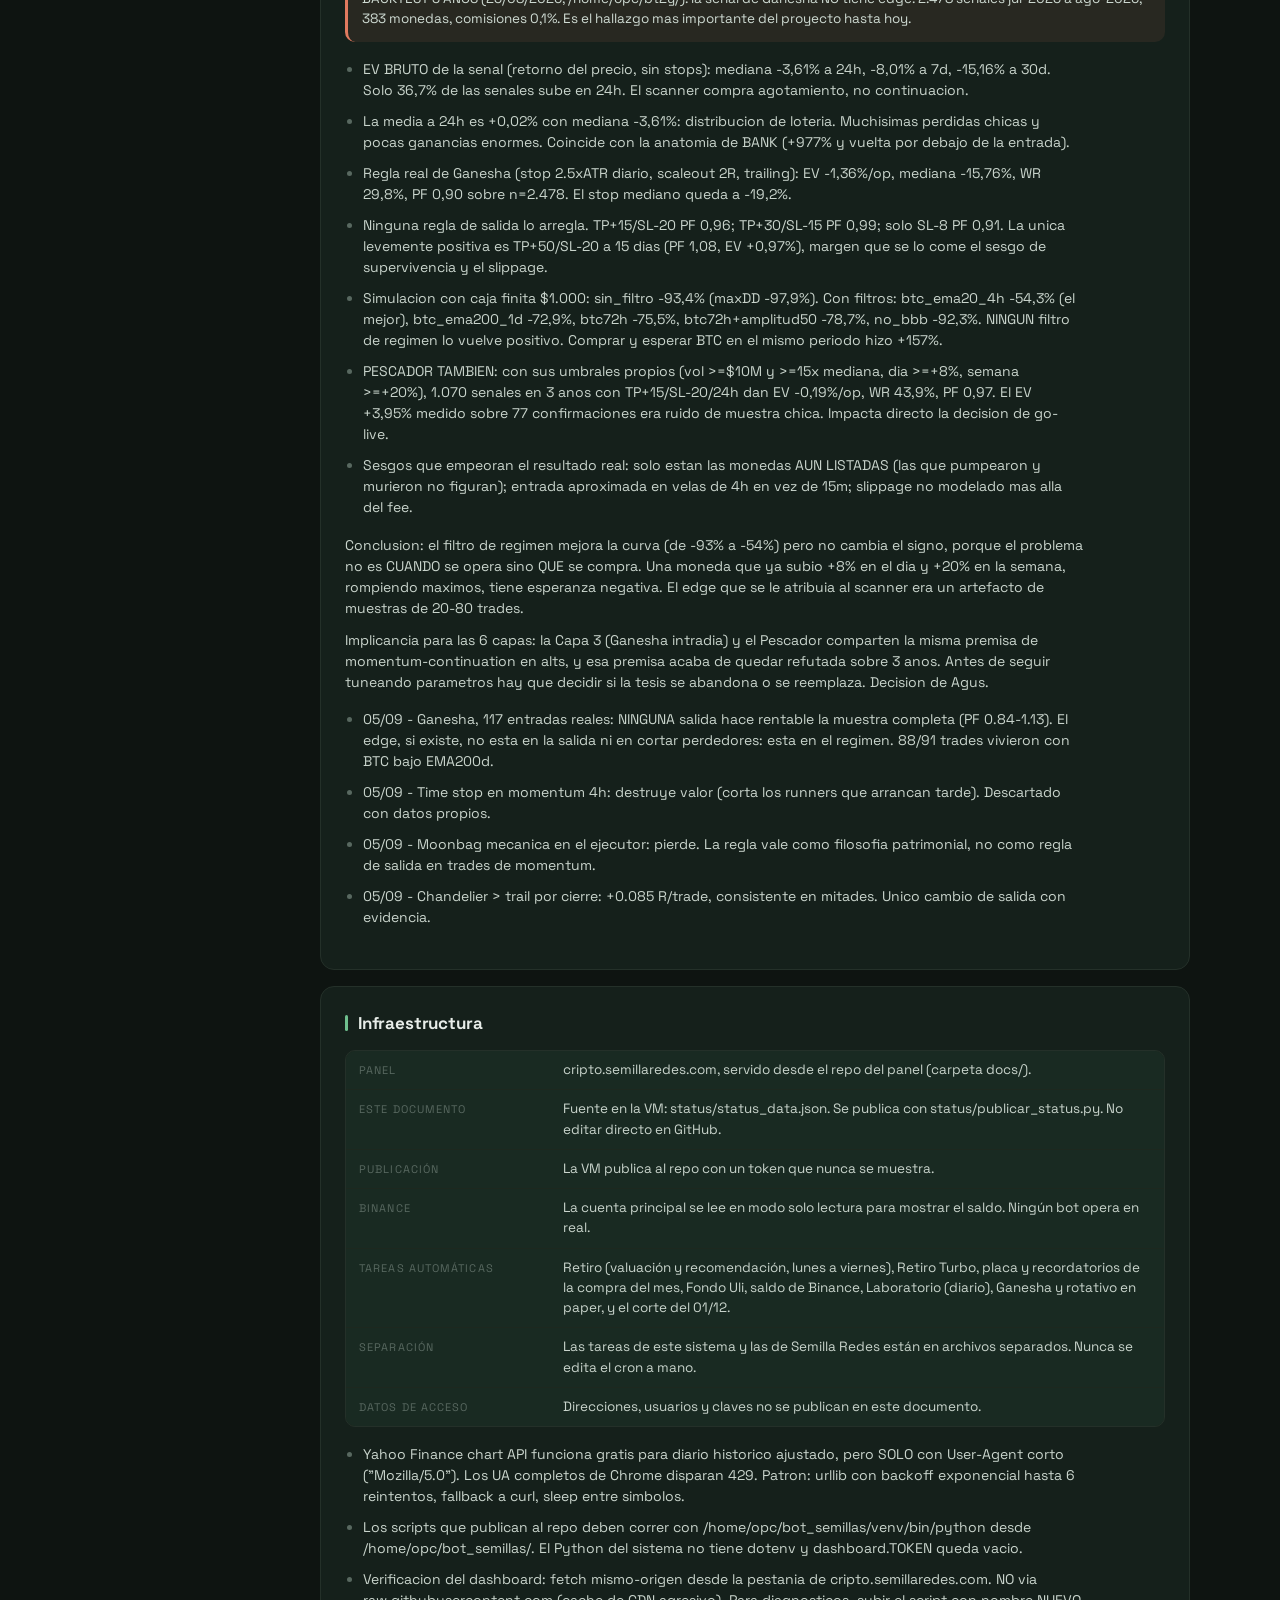
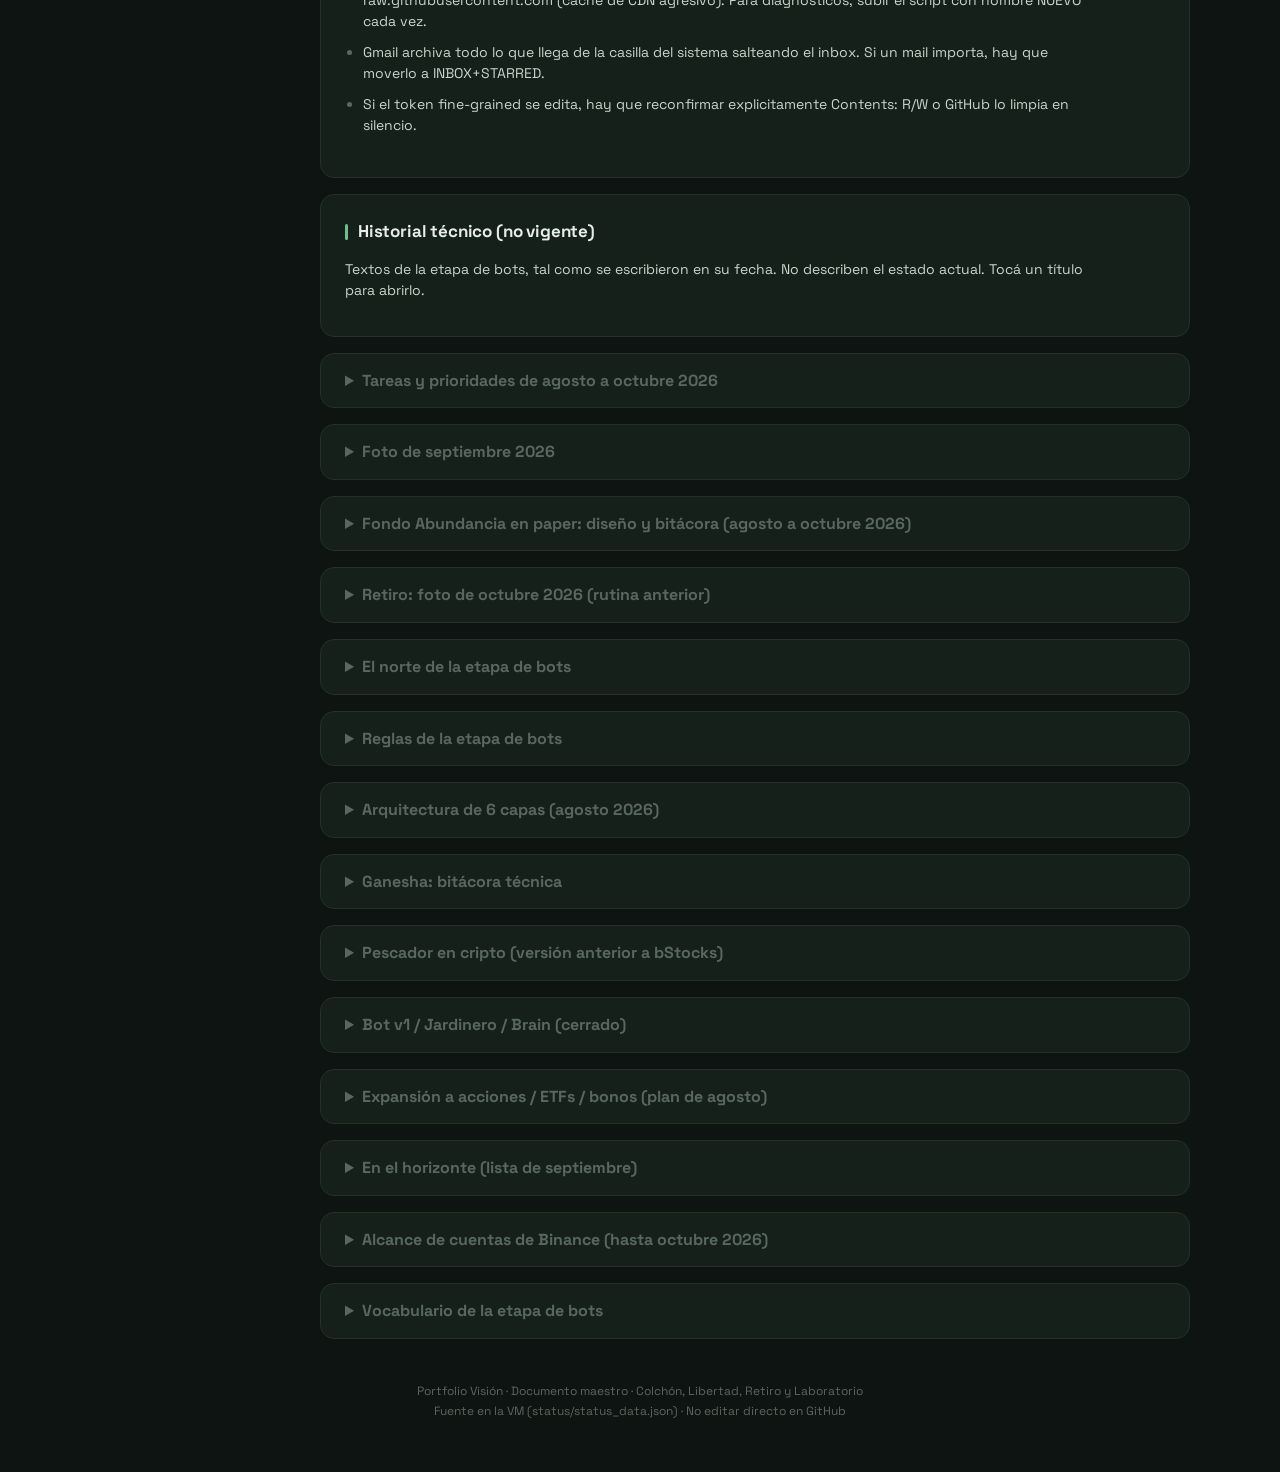
<file: docs/status.html>
<!DOCTYPE html>
<html lang="es">
<head>
<meta charset="UTF-8">
<meta name="viewport" content="width=device-width, initial-scale=1.0">
<meta name="robots" content="noindex, nofollow">
<title>Portfolio Visión · Status</title>
<link rel="preconnect" href="https://fonts.googleapis.com">
<link rel="preconnect" href="https://fonts.gstatic.com" crossorigin>
<link href="https://fonts.googleapis.com/css2?family=Space+Grotesk:wght@400;500;700&family=IBM+Plex+Mono:wght@400;500;600&display=swap" rel="stylesheet">
<style>
  :root{
    --soil:#0E1411; --surface:#15201B; --surface-2:#192A22;
    --hair:#243029; --hair-soft:#1d281f;
    --ink:#E8EDE9; --muted:#7E9085; --faint:#586860;
    --jade:#6FBF8E; --grain:#E8C36A; --clay:#E07A5F; --sky:#7FB0C9;
    --r:14px;
  }
  *{box-sizing:border-box;margin:0;padding:0}
  html{-webkit-text-size-adjust:100%;scroll-behavior:smooth}
  body{
    background:var(--soil);color:var(--ink);
    font-family:"Space Grotesk",system-ui,sans-serif;line-height:1.5;
    padding:clamp(16px,4vw,40px);max-width:1180px;margin:0 auto;
    background-image:radial-gradient(120% 80% at 50% -10%, #16241c 0%, var(--soil) 55%);
    min-height:100vh;
  }
  .mono{font-family:"IBM Plex Mono",monospace;font-variant-numeric:tabular-nums}
  .eyebrow{font-size:11px;letter-spacing:.18em;text-transform:uppercase;color:var(--muted);font-weight:500}
  a{color:var(--jade)}

  header{display:flex;flex-wrap:wrap;align-items:flex-end;justify-content:space-between;gap:18px;margin-bottom:22px}
  .brand h1{font-size:clamp(22px,3.6vw,32px);font-weight:700;letter-spacing:-.01em}
  .brand .sub{color:var(--muted);font-size:13px;margin-top:4px;max-width:56ch}
  .stamp{text-align:right;font-size:12px;color:var(--muted)}
  .stamp .d{color:var(--ink);font-size:14px}
  .dot{display:inline-block;width:8px;height:8px;border-radius:50%;background:var(--jade);margin-right:6px;
       box-shadow:0 0 0 0 rgba(111,191,142,.6);animation:beat 2.6s infinite}
  @keyframes beat{0%{box-shadow:0 0 0 0 rgba(111,191,142,.45)}70%{box-shadow:0 0 0 7px rgba(111,191,142,0)}100%{box-shadow:0 0 0 0 rgba(111,191,142,0)}}

  .hero{background:linear-gradient(180deg,var(--surface) 0%, #121b16 100%);border:1px solid var(--hair);
        border-radius:var(--r);padding:clamp(18px,3vw,26px);margin-bottom:18px}
  .hero .bajada{color:var(--muted);font-size:14px;max-width:70ch;margin-bottom:18px}
  .kpis{display:flex;gap:clamp(16px,4vw,44px);flex-wrap:wrap}
  .kpi .k{font-size:11px;letter-spacing:.16em;text-transform:uppercase;color:var(--faint)}
  .kpi .v{font-size:19px;margin-top:3px;font-weight:500}

  .toolbar{display:flex;gap:10px;flex-wrap:wrap;align-items:center;margin-bottom:18px}
  #q{flex:1;min-width:220px;background:var(--surface);border:1px solid var(--hair);color:var(--ink);
     border-radius:10px;padding:11px 14px;font-family:inherit;font-size:14px;outline:none}
  #q:focus{border-color:var(--jade)}
  .btn{background:var(--surface);border:1px solid var(--hair);color:var(--muted);border-radius:10px;
       padding:11px 14px;font-family:inherit;font-size:13px;cursor:pointer;text-decoration:none;display:inline-block}
  .btn:hover{border-color:var(--jade);color:var(--ink)}

  .layout{display:grid;grid-template-columns:1fr;gap:20px}
  @media(min-width:900px){.layout{grid-template-columns:210px 1fr;align-items:start}}
  nav{display:none}
  @media(min-width:900px){
    nav{display:block;position:sticky;top:24px;background:var(--surface);border:1px solid var(--hair);
        border-radius:var(--r);padding:14px}
    nav a{display:block;color:var(--muted);text-decoration:none;font-size:13px;padding:6px 8px;border-radius:7px}
    nav a:hover{background:var(--surface-2);color:var(--ink)}
  }

  section{background:var(--surface);border:1px solid var(--hair);border-radius:var(--r);
          padding:clamp(16px,2.5vw,24px);margin-bottom:16px;scroll-margin-top:20px}
  section h2{font-size:17px;font-weight:700;margin-bottom:14px;letter-spacing:-.01em;
             display:flex;align-items:center;gap:10px}
  section h2::before{content:"";width:3px;height:16px;background:var(--jade);border-radius:2px}
  section p{color:#c9d4cc;font-size:14px;margin-bottom:11px;max-width:82ch}
  section ul{margin:0 0 12px 0;padding-left:0;list-style:none}
  section ul li{color:#c9d4cc;font-size:14px;padding:5px 0 5px 18px;position:relative;max-width:82ch}
  section ul li::before{content:"";position:absolute;left:2px;top:13px;width:5px;height:5px;
                        border-radius:50%;background:var(--faint)}

  .kv{display:grid;gap:1px;background:var(--hair-soft);border:1px solid var(--hair);
      border-radius:10px;overflow:hidden;margin-bottom:12px}
  .kv .row{display:grid;grid-template-columns:1fr;background:var(--surface-2);padding:9px 13px;gap:2px}
  @media(min-width:620px){.kv .row{grid-template-columns:190px 1fr;gap:14px;align-items:baseline}}
  .kv .row .k{font-size:11px;letter-spacing:.1em;text-transform:uppercase;color:var(--faint)}
  .kv .row .v{font-size:13.5px;color:#c9d4cc;word-break:break-word}

  table{width:100%;border-collapse:collapse;margin-bottom:12px;font-size:13.5px}
  th{text-align:left;font-size:11px;letter-spacing:.1em;text-transform:uppercase;color:var(--faint);
     padding:8px 10px;border-bottom:1px solid var(--hair)}
  td{padding:9px 10px;border-bottom:1px solid var(--hair-soft);color:#c9d4cc}
  tr:last-child td{border-bottom:none}

  .alert{border-radius:10px;padding:12px 14px;margin-bottom:12px;font-size:13.5px;
         border-left:3px solid var(--sky);background:rgba(127,176,201,.07);color:#cfdbd3}
  .alert.warn{border-left-color:var(--grain);background:rgba(232,195,106,.07)}
  .alert.alta{border-left-color:var(--clay);background:rgba(224,122,95,.09)}
  .alert .tag{display:block;font-size:10px;letter-spacing:.16em;text-transform:uppercase;
              color:var(--sky);margin-bottom:5px;font-weight:600}
  .alert.warn .tag{color:var(--grain)}
  .alert.alta .tag{color:var(--clay)}

  .live{display:grid;grid-template-columns:repeat(auto-fit,minmax(150px,1fr));gap:1px;
        background:var(--hair-soft);border:1px solid var(--hair);border-radius:10px;overflow:hidden}
  .live .cell{background:var(--surface-2);padding:12px 14px}
  .live .cell .k{font-size:10px;letter-spacing:.14em;text-transform:uppercase;color:var(--faint)}
  .live .cell .v{font-size:19px;margin-top:4px;font-weight:500}
  .pos{color:var(--jade)} .neg{color:var(--clay)}
  .hint{font-size:12px;color:var(--faint);margin-top:10px}

  /* --- tareas priorizadas --- */
  .tareas{display:grid;gap:1px;background:var(--hair-soft);border:1px solid var(--hair);
          border-radius:10px;overflow:hidden;margin-bottom:12px}
  .tarea{background:var(--surface-2);padding:13px 15px;display:grid;gap:8px;
         grid-template-columns:1fr}
  @media(min-width:720px){.tarea{grid-template-columns:52px 1fr;gap:14px}}
  .tarea .p{font-family:"IBM Plex Mono",monospace;font-size:15px;font-weight:600;color:var(--jade);
            letter-spacing:.02em}
  .tarea .body .meta{display:flex;gap:8px;flex-wrap:wrap;align-items:center;margin-bottom:5px}
  .tarea .body .t{font-size:14px;color:#c9d4cc;max-width:82ch}
  .who{font-size:10px;letter-spacing:.14em;text-transform:uppercase;font-weight:600;
       padding:3px 8px;border-radius:20px;border:1px solid var(--hair)}
  .who.agus{color:var(--grain);border-color:rgba(232,195,106,.35);background:rgba(232,195,106,.08)}
  .who.claude{color:var(--sky);border-color:rgba(127,176,201,.35);background:rgba(127,176,201,.08)}
  .who.mix{color:var(--jade);border-color:rgba(111,191,142,.35);background:rgba(111,191,142,.08)}
  .st{font-size:10px;letter-spacing:.12em;text-transform:uppercase;color:var(--faint)}
  .st.hot{color:var(--clay)}

  /* --- pulso por frente --- */
  .pulso{display:grid;grid-template-columns:repeat(auto-fit,minmax(190px,1fr));gap:1px;
         background:var(--hair-soft);border:1px solid var(--hair);border-radius:10px;
         overflow:hidden;margin-bottom:14px}
  .pulso .f{background:var(--surface-2);padding:13px 15px}
  .pulso .f .hd{display:flex;align-items:center;gap:7px;margin-bottom:5px}
  .pulso .f .nm{font-size:12px;letter-spacing:.1em;text-transform:uppercase;font-weight:600;color:var(--ink)}
  .pulso .f .tx{font-size:12.5px;color:var(--muted);line-height:1.45}
  .sem{width:9px;height:9px;border-radius:50%;flex:none;background:var(--faint)}
  .sem.rojo{background:var(--clay)} .sem.ambar{background:var(--grain)}
  .sem.verde{background:var(--jade)} .sem.gris{background:var(--faint)}

  /* --- destacadas --- */
  #top section{border-color:rgba(111,191,142,.22)}
  #top section h2{font-size:19px}

  footer{color:var(--faint);font-size:12px;text-align:center;padding:26px 0 10px;line-height:1.7}
  .hidden{display:none}
  section.hist{padding-top:10px;padding-bottom:10px}
  section.hist summary{cursor:pointer;font-weight:700;font-size:16px;line-height:1.35;padding:6px 0;color:var(--faint,#888)}
  section.hist details[open] summary{margin-bottom:10px}
</style>
</head>
<body>

<header>
  <div class="brand">
    <div class="eyebrow">Documento maestro</div>
    <h1 id="h-titulo">Portfolio Visión</h1>
    <div class="sub" id="h-bajada"></div>
  </div>
  <div class="stamp">
    <div class="eyebrow"><span class="dot"></span>Actualizado</div>
    <div class="d mono" id="h-fecha">—</div>
    <div id="h-version" class="mono" style="font-size:11px;color:var(--faint)"></div>
  </div>
</header>

<div class="hero">
  <div class="bajada" id="h-resumen"></div>
  <div class="kpis" id="h-kpis"></div>
</div>

<main id="top"></main>

<section id="vivo">
  <h2>Estado en vivo</h2>
  <div class="live" id="live-grid"><div class="cell"><div class="k">Cargando</div><div class="v mono">…</div></div></div>
  <div class="hint" id="live-hint">Leído directamente de los JSON que publica la VM en cada corrida.</div>
</section>

<div class="toolbar">
  <input id="q" placeholder="Buscar en el resto del documento…" autocomplete="off">
  <a class="btn" href="./index.html">← Dashboard en vivo</a>
</div>

<div class="layout">
  <nav id="nav"></nav>
  <main id="main"></main>
</div>

<footer>
  Portfolio Visión · Documento maestro · Colchón, Libertad, Retiro y Laboratorio<br>
  Fuente en la VM (status/status_data.json) · No editar directo en GitHub
</footer>

<script>
const esc = s => String(s).replace(/[&<>"]/g, c => ({'&':'&amp;','<':'&lt;','>':'&gt;','"':'&quot;'}[c]));
const fmt = (n,d=2) => (n===null||n===undefined||isNaN(n)) ? '—' : Number(n).toFixed(d);
const usd = n => (n===null||n===undefined||isNaN(n)) ? '—' : (n<0?'-$':'$')+Math.abs(Number(n)).toFixed(2);
const cls = n => (n===null||n===undefined||isNaN(n)) ? '' : (n>0?'pos':(n<0?'neg':''));

function bloque(b){
  if(b.tipo==='kv') b = {...b, items:(b.items||[]).map(i=>Array.isArray(i)?i:[i.k,i.v])};
  if(b.tipo==='tabla') b = {...b, headers:b.headers||[], rows:b.rows||b.filas||[]};
  if(b.tipo==='p') return `<p>${esc(b.t)}</p>`;
  if(b.tipo==='ul') return `<ul>${b.items.map(i=>`<li>${esc(i)}</li>`).join('')}</ul>`;
  if(b.tipo==='kv') return `<div class="kv">${b.items.map(([k,v])=>
      `<div class="row"><div class="k">${esc(k)}</div><div class="v">${esc(v)}</div></div>`).join('')}</div>`;
  if(b.tipo==='tabla') return `<table><thead><tr>${b.headers.map(h=>`<th>${esc(h)}</th>`).join('')}</tr></thead>`+
      `<tbody>${b.rows.map(r=>`<tr>${r.map(c=>`<td>${esc(c)}</td>`).join('')}</tr>`).join('')}</tbody></table>`;
  if(b.tipo==='tareas') return `<div class="tareas">${b.items.map(i=>{
      const w = /claude/i.test(i.quien) && /agus/i.test(i.quien) ? 'mix'
              : (/claude/i.test(i.quien) ? 'claude' : 'agus');
      const hot = /bloque/i.test(i.estado||'') ? ' hot' : '';
      return `<div class="tarea"><div class="p">${esc(i.p||'')}</div><div class="body">`+
        `<div class="meta"><span class="who ${w}">${esc(i.quien||'')}</span>`+
        (i.estado?`<span class="st${hot}">${esc(i.estado)}</span>`:'')+`</div>`+
        `<div class="t">${esc(i.t)}</div></div></div>`;
    }).join('')}</div>`;
  if(b.tipo==='pulso') return `<div class="pulso">${b.items.map(i=>
      `<div class="f"><div class="hd"><span class="sem ${esc(i.estado||'gris')}"></span>`+
      `<span class="nm">${esc(i.frente)}</span></div>`+
      `<div class="tx">${esc(i.t||'')}</div></div>`).join('')}</div>`;
  if(b.tipo==='alerta'){
    const n = b.nivel||'info';
    const tag = n==='alta'?'Atención':(n==='warn'?'Cuidado':'Nota');
    return `<div class="alert ${n==='info'?'':n}"><span class="tag">${tag}</span>${esc(b.t)}</div>`;
  }
  return '';
}

function render(d){
  document.getElementById('h-titulo').textContent = d.resumen.titulo;
  document.getElementById('h-bajada').textContent = d.resumen.bajada;
  document.getElementById('h-resumen').textContent = d.resumen.bajada;
  document.getElementById('h-fecha').textContent = d.meta.actualizado;
  document.getElementById('h-version').textContent = 'v' + d.meta.version;
  document.getElementById('h-kpis').innerHTML = d.resumen.kpis.map(k=>
    `<div class="kpi"><div class="k">${esc(k.k)}</div><div class="v mono">${esc(k.v)}</div></div>`).join('');
  const sec = s => `<section id="${s.id}"><h2>${esc(s.titulo)}</h2>${s.bloques.map(bloque).join('')}</section>`;
  const top  = d.secciones.filter(s=>s.destacada);
  const hist = d.secciones.filter(s=>s.historial);
  const rest = d.secciones.filter(s=>!s.destacada && !s.historial);
  const secH = s => `<section id="${s.id}" class="hist"><details><summary>${esc(s.titulo)}</summary>${s.bloques.map(bloque).join('')}</details></section>`;
  const histHead = hist.length ? `<section id="historial"><h2>Historial técnico (no vigente)</h2><p>Textos de la etapa de bots, tal como se escribieron en su fecha. No describen el estado actual. Tocá un título para abrirlo.</p></section>` : '';
  document.getElementById('top').innerHTML  = top.map(sec).join('');
  document.getElementById('main').innerHTML = rest.map(sec).join('') + histHead + hist.map(secH).join('');
  document.getElementById('nav').innerHTML =
    top.map(s=>`<a href="#${s.id}">${esc(s.titulo)}</a>`).join('') +
    `<a href="#vivo">Estado en vivo</a>` +
    rest.map(s=>`<a href="#${s.id}">${esc(s.titulo)}</a>`).join('') +
    (hist.length ? `<a href="#historial">Historial técnico</a>` : '');
}

// ---- buscador ----
document.getElementById('q').addEventListener('input', e => {
  const q = e.target.value.trim().toLowerCase();
  document.querySelectorAll('#main section').forEach(s => {
    s.classList.toggle('hidden', q && !s.textContent.toLowerCase().includes(q));
  });
});

// ---- estado en vivo ----
async function j(p){ const r = await fetch(p + '?cb=' + Date.now()); if(!r.ok) throw 0; return r.json(); }

async function vivo(){
  const cells = [];
  try{
    const g = await j('./ganesha_data.json');
    const pnl = g.paper_pnl ?? g.realized_pnl ?? g.pnl_realizado;
    if(pnl!==undefined) cells.push(['Ganesha · P&L realizado', usd(pnl), cls(pnl)]);
    const ab = g.open_positions ? g.open_positions.length : (g.posiciones ? g.posiciones.length : null);
    if(ab!==null) cells.push(['Ganesha · abiertas', ab, '']);
    if(g.profit_factor!==undefined) cells.push(['Ganesha · PF', fmt(g.profit_factor), g.profit_factor<0.7?'neg':'']);
    if(g.win_rate!==undefined) cells.push(['Ganesha · win rate', fmt(g.win_rate,1)+'%', '']);
  }catch(e){}
  try{
    const p = await j('./pescador_data.json');
    cells.push(['Pescador · modo', p.modo||'—', '']);
    cells.push(['Pescador · P&L (paper)', usd(p.realized_pnl), cls(p.realized_pnl)]);
    cells.push(['Pescador · trades', p.trades_total ?? '—', '']);
  }catch(e){}
  try{
    const d = await j('./dashboard_data.json');
    if(d.generated_at) document.getElementById('live-hint').textContent =
      'Último ciclo publicado por la VM: ' + d.generated_at + ' · leído de los JSON del repo.';
  }catch(e){}
  document.getElementById('live-grid').innerHTML = cells.length
    ? cells.map(([k,v,c])=>`<div class="cell"><div class="k">${esc(k)}</div><div class="v mono ${c}">${esc(v)}</div></div>`).join('')
    : '<div class="cell"><div class="k">Sin datos</div><div class="v mono">—</div></div>';
}

j('./status_data.json').then(render).catch(()=>{
  document.getElementById('main').innerHTML =
    '<section><h2>Error</h2><p>No se pudo cargar status_data.json.</p></section>';
});
vivo();
</script>
</body>
</html>
</file>
